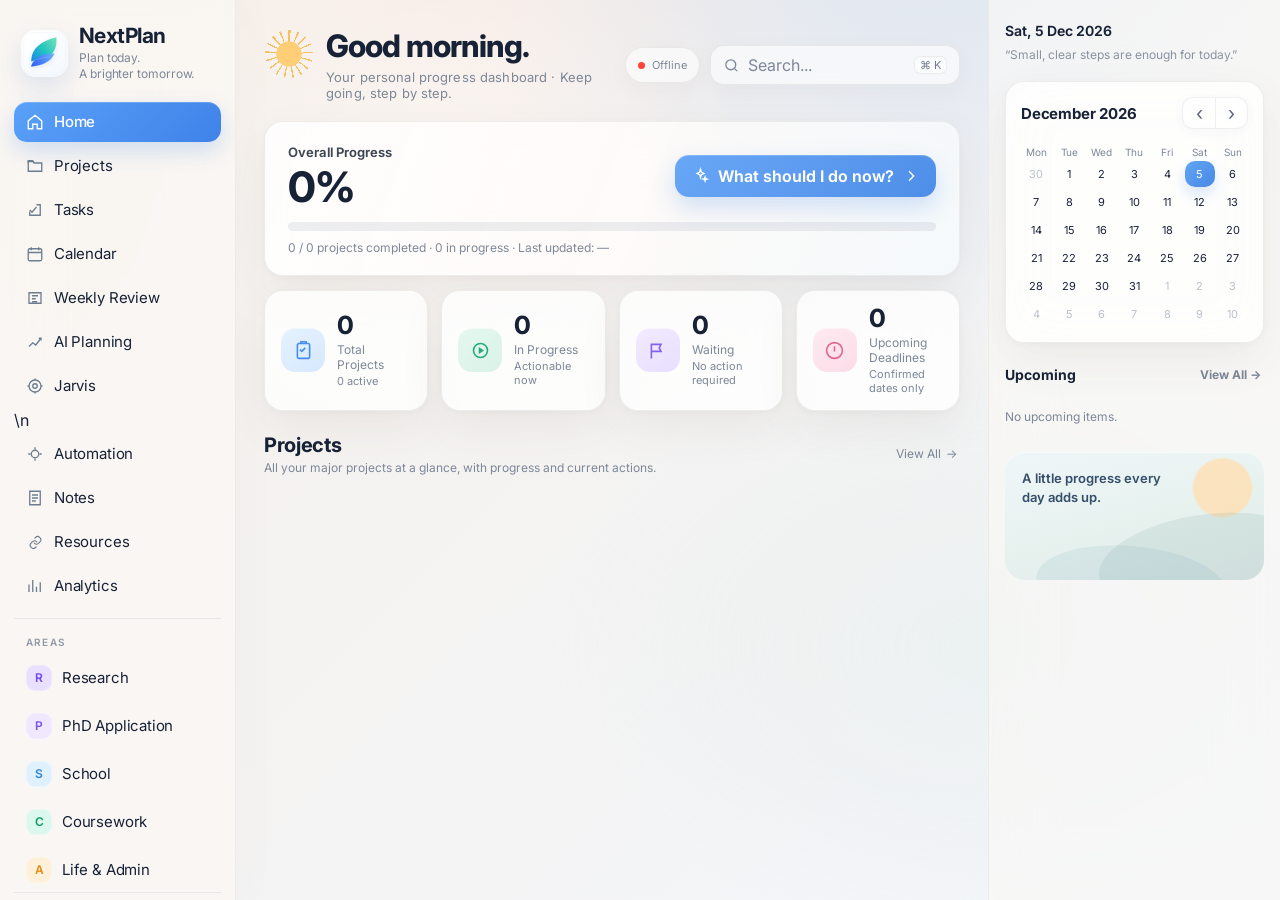
<file: index.html>
<!doctype html>
<html lang="en">
<head>
<!-- NEXTPLAN_PHASE_B_V1 -->
<!-- NEXTPLAN_PHASE_C_V1 -->
<!-- NEXTPLAN_PHASE_D_V1 -->
<meta charset="utf-8">
<meta name="viewport" content="width=device-width,initial-scale=1,viewport-fit=cover">
<meta name="theme-color" content="#f5f5f7">
<meta name="color-scheme" content="light dark">
<link rel="manifest" href="./manifest.webmanifest">
<link rel="icon" href="./icon.svg" type="image/svg+xml">
<link rel="preconnect" href="https://fonts.googleapis.com">
<link rel="preconnect" href="https://fonts.gstatic.com" crossorigin>
<link href="https://fonts.googleapis.com/css2?family=Inter:wght@400;500;600;700&display=swap" rel="stylesheet">
<link rel="stylesheet" href="./apple-web-v1.css?v=apple-web-v1">
<title>NextPlan</title>
<style>
:root{
  --bg:#f5f5f7;--glass:rgba(255,255,255,.72);--panel:#ffffff;--panel-soft:#fbfbfd;--text:#111318;--muted:#737b8c;
  --border:rgba(15,23,42,.08);--hairline:rgba(15,23,42,.06);--shadow:0 12px 35px rgba(27,31,43,.07);
  --blue:#3478f6;--blue2:#5b8cff;--green:#22b573;--purple:#8b5cf6;--pink:#ff4f91;--orange:#ff9f0a;--red:#ff453a;
  --sidebar:rgba(247,249,252,.88);--rightbar:rgba(248,250,253,.82);--chip:#f1f3f7;--input:#eef1f5;
}
html[data-theme="dark"]{
  --bg:#101216;--glass:rgba(26,29,35,.74);--panel:#1b1e24;--panel-soft:#20242b;--text:#f4f6f8;--muted:#9da5b4;
  --border:rgba(255,255,255,.08);--hairline:rgba(255,255,255,.06);--shadow:0 16px 40px rgba(0,0,0,.24);
  --sidebar:rgba(20,23,28,.9);--rightbar:rgba(20,23,28,.86);--chip:#292d35;--input:#272b33;
}
*{box-sizing:border-box}html,body{margin:0;min-height:100%;background:var(--bg);color:var(--text);font-family:"Inter",-apple-system,BlinkMacSystemFont,"SF Pro Text","SF Pro Display","Helvetica Neue","Segoe UI","PingFang SC","Microsoft YaHei",sans-serif}
body{min-height:100vh;overflow-x:hidden}button,input,select{font:inherit}button{cursor:pointer}svg{display:block}
.app-shell{min-height:100vh;display:grid;grid-template-columns:236px minmax(0,1fr) 292px;background:radial-gradient(circle at 36% -10%,rgba(76,139,245,.07),transparent 32%),radial-gradient(circle at 78% 0%,rgba(139,92,246,.05),transparent 25%),var(--bg)}
.sidebar{position:sticky;top:0;height:100vh;padding:20px 14px 18px;background:var(--sidebar);backdrop-filter:blur(24px);border-right:1px solid var(--hairline);display:flex;flex-direction:column;z-index:20}
.brand{display:flex;align-items:center;gap:11px;padding:4px 8px 18px}.brand-mark{width:42px;height:42px;border-radius:12px;box-shadow:0 7px 18px rgba(52,120,246,.22);overflow:hidden;flex:none}.brand h1{font-size:20px;letter-spacing:-.5px;margin:0;font-weight:700}.brand p{font-size:12px;color:var(--muted);margin:3px 0 0;line-height:1.3;font-weight:400;letter-spacing:-.01em}
.nav-group{display:grid;gap:4px}.nav-label{font-size:11px;text-transform:uppercase;letter-spacing:.09em;color:var(--muted);font-weight:600;padding:17px 11px 7px}.nav-btn{display:flex;align-items:center;gap:10px;border:0;background:transparent;color:var(--text);padding:9px 11px;border-radius:10px;font-size:16px;font-weight:400;line-height:1.25;letter-spacing:-.022em;text-align:left}.nav-btn svg{width:20px;height:20px;color:#667085;stroke-width:1.7}.nav-btn.active{background:linear-gradient(135deg,#3478f6,#4f85fa);color:#fff;box-shadow:0 7px 15px rgba(52,120,246,.18)}.nav-btn.active svg{color:#fff}.nav-btn:hover:not(.active){background:var(--chip)}
.area-dot{width:24px;height:24px;border-radius:8px;display:grid;place-items:center;font-size:12px;font-weight:700}.a-research{background:#e9e0ff;color:#7448ef}.a-phd{background:#efe8ff;color:#7b55e8}.a-school{background:#dff1ff;color:#3484ce}.a-career{background:#dcf8ee;color:#119966}.a-admin{background:#fff0d9;color:#e28a12}.a-life{background:#ffe2ee;color:#e84986}
.sidebar-footer{margin-top:auto}.settings-btn{width:100%;display:flex;gap:10px;align-items:center;border:0;background:transparent;color:var(--muted);padding:10px 11px;border-radius:10px;font-size:16px;font-weight:400;line-height:1.25;letter-spacing:-.022em}.settings-btn svg{width:20px;height:20px;stroke-width:1.7;color:#667085}.settings-btn:hover{background:var(--chip)}
.main{min-width:0;padding:28px 28px 46px}.topbar{display:flex;gap:20px;align-items:flex-start;justify-content:space-between;margin-bottom:18px}.hello h2{font-size:30px;letter-spacing:-.8px;margin:0;font-weight:760}.hello p{margin:4px 0 0;color:var(--muted);font-size:14px}.top-actions{display:flex;align-items:center;gap:9px}.sync-pill{cursor:pointer;height:34px;border:1px solid var(--border);background:var(--glass);backdrop-filter:blur(18px);border-radius:999px;padding:0 10px;display:flex;align-items:center;gap:7px;color:var(--muted);font-size:11px;white-space:nowrap}.sync-pill .sync-dot{width:7px;height:7px;border-radius:50%;background:#aab2bf}.sync-pill.synced .sync-dot{background:var(--green)}.sync-pill.syncing .sync-dot{background:var(--orange)}.sync-pill.error .sync-dot{background:var(--red)}.search-btn{height:38px;width:min(245px,30vw);border:1px solid var(--border);background:var(--glass);backdrop-filter:blur(18px);color:var(--muted);border-radius:13px;padding:0 12px;display:flex;align-items:center;gap:8px;box-shadow:0 2px 10px rgba(0,0,0,.025)}.search-btn span:first-of-type{overflow:hidden;white-space:nowrap;text-overflow:ellipsis}.kbd{margin-left:auto;font-size:11px;border:1px solid var(--border);background:var(--panel);border-radius:6px;padding:1px 5px;color:var(--muted)}
.card{background:var(--glass);backdrop-filter:blur(22px);border:1px solid var(--border);border-radius:18px;box-shadow:var(--shadow)}.hero{padding:21px 22px}.hero-row{display:flex;justify-content:space-between;gap:18px;align-items:center}.eyebrow{font-size:13px;font-weight:650}.hero-pct{font-size:41px;font-weight:760;letter-spacing:-1.2px;line-height:1;margin-top:6px}.primary{border:0;color:white;background:linear-gradient(135deg,#3478f6,#4d86fa);border-radius:13px;padding:11px 16px;font-weight:650;box-shadow:0 8px 18px rgba(52,120,246,.22);display:flex;align-items:center;gap:9px}.primary:hover{filter:brightness(.99)}
.progress-track{height:10px;border-radius:999px;background:#e9edf3;overflow:hidden;margin-top:14px}.progress-fill{height:100%;border-radius:999px;background:linear-gradient(90deg,#3478f6,#5a8df7);transition:width .28s ease}html[data-theme="dark"] .progress-track{background:#2b3038}.hero-meta{font-size:12px;color:var(--muted);margin-top:9px}
.stats{display:grid;grid-template-columns:repeat(4,1fr);gap:12px;margin:14px 0 22px}.stat{padding:15px;display:flex;gap:12px;align-items:center}.stat-icon{width:43px;height:43px;border-radius:13px;display:grid;place-items:center;flex:none}.stat-icon svg{width:21px;height:21px}.si-blue{background:#e2efff;color:#3478f6}.si-green{background:#def8ef;color:#1aa26b}.si-purple{background:#eee4ff;color:#7b48ef}.si-pink{background:#ffe3ef;color:#ee4a87}.stat-num{font-size:24px;font-weight:750;line-height:1}.stat-title{font-size:12px;color:var(--muted);margin-top:4px}.stat-sub{font-size:11px;color:var(--muted);margin-top:2px}
.section-head{display:flex;justify-content:space-between;gap:16px;align-items:center;margin-bottom:10px}.section-head h3{font-size:20px;margin:0;letter-spacing:-.35px}.section-head p{font-size:12px;color:var(--muted);margin:3px 0 0}.link-btn{border:0;background:transparent;color:var(--muted);font-size:12px;display:flex;align-items:center;gap:5px;padding:6px 3px}.link-btn:hover{color:var(--text)}
.project-grid{display:grid;grid-template-columns:repeat(3,minmax(0,1fr));gap:12px}.project-card{padding:15px;min-width:0;transition:transform .16s ease,box-shadow .16s ease}.project-card:hover{transform:translateY(-1px);box-shadow:0 15px 38px rgba(24,29,40,.09)}.pc-top{display:flex;align-items:flex-start;gap:10px}.pc-icon{width:36px;height:36px;border-radius:11px;display:grid;place-items:center;flex:none}.pc-icon svg{width:18px;height:18px}.pc-text{min-width:0;flex:1}.pc-title{font-size:14px;font-weight:690;white-space:nowrap;overflow:hidden;text-overflow:ellipsis}.pc-sub{font-size:11px;color:var(--muted);white-space:nowrap;overflow:hidden;text-overflow:ellipsis;margin-top:2px}.pc-pct{font-size:13px;font-weight:700;margin-left:auto}.mini-progress{height:6px;border-radius:999px;background:#ebeff4;overflow:hidden;margin-top:13px}.mini-progress span{display:block;height:100%;background:var(--blue);border-radius:999px}html[data-theme="dark"] .mini-progress{background:#2b3038}.pc-next{border-top:1px solid var(--hairline);margin-top:11px;padding-top:10px;font-size:11px;line-height:1.45;color:var(--muted);display:grid;grid-template-columns:18px 1fr;gap:5px}.pc-next b{color:var(--text);font-weight:630;display:block;margin-bottom:2px}.pc-next svg{width:14px;height:14px;margin-top:1px;color:#8993a3}.empty-project{cursor:pointer;width:100%;font:inherit;color:var(--muted);min-height:164px;border:1px dashed rgba(52,120,246,.22);border-radius:18px;display:grid;place-items:center;text-align:center;color:var(--muted);background:rgba(255,255,255,.28)}.empty-project .plus{font-size:30px;color:var(--blue);line-height:1}.empty-project b{display:block;color:var(--blue);font-size:13px;margin-top:4px}
.view{display:none}.view.active{display:block}.view-title{margin-bottom:18px}.view-title h2{font-size:28px;margin:0;letter-spacing:-.6px}.view-title p{color:var(--muted);font-size:13px;margin:4px 0 0}.toolbar{display:flex;gap:8px;flex-wrap:wrap;margin-bottom:14px}.select{appearance:none;-webkit-appearance:none;border:1px solid var(--border);background-color:var(--panel);color:var(--text);border-radius:12px;padding:9px 34px 9px 12px;background-image:linear-gradient(45deg,transparent 50%,var(--muted) 50%),linear-gradient(135deg,var(--muted) 50%,transparent 50%);background-position:calc(100% - 16px) 50%,calc(100% - 11px) 50%;background-size:5px 5px;background-repeat:no-repeat}.list-card{padding:0;overflow:hidden}.list-row{padding:15px 17px;border-top:1px solid var(--hairline);display:flex;gap:14px;align-items:flex-start}.list-row:first-child{border-top:0}.status-dot{width:9px;height:9px;border-radius:50%;margin-top:6px;flex:none}.sd-active{background:var(--blue)}.sd-waiting{background:var(--orange)}.sd-planned{background:#aab2bf}.sd-completed,.sd-done{background:var(--green)}.sd-blocked{background:var(--red)}.list-main{min-width:0;flex:1}.list-title{font-weight:670}.list-sub{font-size:12px;color:var(--muted);margin-top:3px}.list-meta{font-size:12px;color:var(--muted);text-align:right}.milestone-tags{display:flex;flex-wrap:wrap;gap:6px;margin-top:8px;line-height:1}.milestone-tags .priority{display:inline-flex;align-items:center;line-height:1.25;margin:0!important;padding:5px 8px;white-space:normal;vertical-align:middle}.task-grid{display:grid;gap:10px}.task-card{padding:15px 17px;display:grid;grid-template-columns:28px 1fr auto;gap:12px;align-items:start}.task-check{width:25px;height:25px;border-radius:8px;background:#e5efff;color:var(--blue);display:grid;place-items:center}.task-check svg{width:14px;height:14px}.task-title{font-weight:670}.task-desc{font-size:12px;color:var(--muted);margin-top:3px}.priority{font-size:11px;color:var(--muted);background:var(--chip);padding:4px 7px;border-radius:999px}
.calendar-layout{display:grid;grid-template-columns:minmax(0,1.4fr) minmax(250px,.6fr);gap:14px}.calendar-card{padding:18px}.cal-head{display:flex;justify-content:space-between;align-items:center;margin-bottom:14px}.cal-title{font-size:17px;font-weight:700}.cal-nav{display:flex;gap:6px}.round-btn{width:31px;height:31px;border-radius:10px;border:1px solid var(--border);background:var(--panel);color:var(--text);display:grid;place-items:center}.weekdays,.cal-grid{display:grid;grid-template-columns:repeat(7,1fr);gap:5px}.weekdays div{font-size:11px;color:var(--muted);text-align:center;padding:5px}.day{min-height:67px;border-radius:12px;padding:7px;font-size:12px;position:relative;border:1px solid transparent}.day.muted{color:#b6bdc8}.day.today{background:#edf4ff;border-color:#d8e8ff;color:#2f6fdc}html[data-theme="dark"] .day.today{background:#1e2c43;border-color:#28426b;color:#91b8ff}.day.has-event{background:var(--panel-soft)}.daynum{font-weight:620}.event-dots{display:flex;gap:3px;position:absolute;bottom:7px;left:7px}.event-dots span{width:5px;height:5px;border-radius:50%}.upcoming-list{display:grid;gap:8px}.upcoming-item{padding:12px;border-radius:13px;background:var(--panel-soft);display:grid;grid-template-columns:8px 1fr auto;gap:9px;align-items:center}.u-dot{width:8px;height:8px;border-radius:50%}.u-title{font-size:12px;font-weight:650}.u-date{font-size:11px;color:var(--muted);margin-top:1px}.u-right{font-size:11px;color:var(--muted)}.empty-state{padding:34px 20px;text-align:center;color:var(--muted)}.empty-state svg{width:36px;height:36px;margin:0 auto 8px;color:#a6aeba}.empty-state b{display:block;color:var(--text);font-size:14px;margin-bottom:4px}
.notes-grid,.resources-grid{display:grid;grid-template-columns:repeat(2,minmax(0,1fr));gap:12px}.note-card,.resource-card{padding:16px}.note-title,.resource-title{font-weight:690}.note-body,.resource-sub{font-size:12px;color:var(--muted);margin-top:6px;line-height:1.5}.note-meta{font-size:11px;color:var(--muted);margin-top:11px}.resource-card{display:flex;gap:12px;align-items:flex-start}.resource-icon{width:38px;height:38px;border-radius:11px;background:#e5efff;color:var(--blue);display:grid;place-items:center;flex:none}.resource-icon svg{width:18px;height:18px}.analytics-grid{display:grid;grid-template-columns:repeat(2,minmax(0,1fr));gap:12px}.analytics-card{padding:17px}.analytics-card h4{font-size:14px;margin:0 0 13px}.area-row{display:grid;grid-template-columns:92px 1fr 38px;gap:10px;align-items:center;margin:10px 0;font-size:12px}.area-track{height:7px;background:#e9edf3;border-radius:999px;overflow:hidden}.area-track span{height:100%;display:block;border-radius:999px;background:linear-gradient(90deg,#3478f6,#8b5cf6)}html[data-theme="dark"] .area-track{background:#2b3038}.metric-big{font-size:34px;font-weight:760;letter-spacing:-.8px}.metric-label{font-size:12px;color:var(--muted)}
.rightbar{position:sticky;top:0;height:100vh;padding:22px 15px 18px;background:var(--rightbar);backdrop-filter:blur(24px);border-left:1px solid var(--hairline);overflow:auto}.profile-row{display:flex;justify-content:flex-end;margin-bottom:18px}.avatar{width:38px;height:38px;border:0;border-radius:50%;display:grid;place-items:center;background:linear-gradient(135deg,#747f93,#9ca5b5);color:white;font-size:12px;font-weight:700}.today-date{font-size:14px;font-weight:650}.reflection{font-size:13px;color:var(--muted);font-style:italic;line-height:1.45;margin-top:7px}.side-card{background:var(--glass);border:1px solid var(--border);border-radius:17px;box-shadow:var(--shadow);padding:15px;margin-top:18px}.side-title{font-size:14px;font-weight:700;display:flex;align-items:center;justify-content:space-between}.mini-cal-head{display:flex;justify-content:space-between;align-items:center;margin-bottom:12px}.mini-week,.mini-days{display:grid;grid-template-columns:repeat(7,1fr);text-align:center;gap:2px}.mini-week div{font-size:10px;color:var(--muted);padding:3px}.mini-day{font-size:11px;padding:6px 0;border-radius:50%;position:relative}.mini-day.today{background:var(--blue);color:#fff}.mini-day.muted{color:#bbc2cc}.mini-day.has-event:not(.today)::after{content:"";width:4px;height:4px;background:var(--green);border-radius:50%;position:absolute;left:50%;transform:translateX(-50%);bottom:1px}.side-upcoming{margin-top:18px}.side-upcoming-list{display:grid;gap:0;margin-top:8px}.side-event{display:grid;grid-template-columns:8px 1fr auto;gap:9px;align-items:center;border-top:1px solid var(--hairline);padding:10px 0}.side-event:first-child{border-top:0}.side-event-title{font-size:12px;font-weight:650}.side-event-date,.side-event-right{font-size:10px;color:var(--muted)}.soft-quote{margin-top:18px;min-height:133px;border-radius:18px;padding:17px;background:linear-gradient(145deg,#eef3ff,#dfe9fa 58%,#cbdaf2);color:#27334d;position:relative;overflow:hidden}.soft-quote:before{content:"";position:absolute;width:170px;height:80px;background:rgba(104,136,191,.18);border-radius:50% 50% 0 0;right:-35px;bottom:-20px;transform:rotate(-8deg)}.soft-quote p{font-size:13px;line-height:1.45;font-weight:600;width:72%;margin:0;position:relative;z-index:1}
.modal{border:0;border-radius:20px;background:var(--panel);color:var(--text);padding:0;width:min(650px,calc(100vw - 28px));box-shadow:0 28px 90px rgba(0,0,0,.28)}.modal::backdrop{background:rgba(20,23,30,.34);backdrop-filter:blur(4px)}.modal-inner{padding:20px}.modal-title{font-size:19px;font-weight:730;margin:0 0 4px}.modal-sub{font-size:12px;color:var(--muted);margin-bottom:15px}.field{display:grid;gap:5px;margin-top:10px}.field label{font-size:11px;color:var(--muted);font-weight:600}.field input{border:1px solid var(--border);background:var(--input);color:var(--text);padding:10px 11px;border-radius:10px;outline:none}.field input:focus{border-color:rgba(52,120,246,.55);box-shadow:0 0 0 3px rgba(52,120,246,.11)}.modal-actions{display:flex;gap:8px;justify-content:flex-end;margin-top:16px}.secondary{border:1px solid var(--border);background:var(--panel);color:var(--text);border-radius:11px;padding:9px 12px}.danger{color:var(--red)}
.search-modal{width:min(720px,calc(100vw - 30px));align-self:start;margin-top:8vh}.search-input-wrap{display:flex;align-items:center;gap:8px;border-bottom:1px solid var(--hairline);padding:15px 18px}.search-input-wrap input{border:0;outline:0;background:transparent;color:var(--text);font-size:17px;width:100%}.search-results{max-height:58vh;overflow:auto;padding:8px}.search-result{padding:11px 12px;border-radius:11px;display:flex;gap:10px;align-items:flex-start}.search-result:hover{background:var(--chip)}.search-kind{font-size:10px;background:var(--chip);color:var(--muted);border-radius:6px;padding:2px 5px;flex:none;margin-top:2px}.search-result b{font-size:13px}.search-result p{font-size:11px;color:var(--muted);margin:3px 0 0}
.mobile-top{display:none}.scrim{display:none}
@media(max-width:1180px){.app-shell{grid-template-columns:210px minmax(0,1fr)}.rightbar{display:none}.project-grid{grid-template-columns:repeat(2,minmax(0,1fr))}.stats{grid-template-columns:repeat(2,1fr)}}
@media(max-width:820px){.app-shell{display:block}.sidebar{position:fixed;left:0;transform:translateX(-102%);width:250px;transition:transform .22s ease;box-shadow:20px 0 50px rgba(0,0,0,.12)}.sidebar.open{transform:translateX(0)}.scrim{position:fixed;inset:0;background:rgba(10,13,18,.25);z-index:15}.scrim.show{display:block}.main{padding:17px 15px 35px}.mobile-top{display:flex;justify-content:space-between;align-items:center;margin-bottom:15px}.mobile-brand{font-weight:730}.icon-button{border:0;background:var(--panel);color:var(--text);border-radius:10px;width:37px;height:37px;display:grid;place-items:center;box-shadow:var(--shadow)}.topbar{align-items:center}.hello h2{font-size:25px}.sync-pill{display:none}.search-btn{width:42px;padding:0;justify-content:center}.search-btn span,.search-btn .kbd{display:none}.project-grid,.notes-grid,.resources-grid,.analytics-grid,.calendar-layout{grid-template-columns:1fr}.stats{grid-template-columns:1fr 1fr}.hero-row{align-items:flex-start;flex-direction:column}.primary{width:100%;justify-content:center}.project-card{min-height:auto}}
@media(max-width:480px){.stats{grid-template-columns:1fr}.hello p{font-size:12px}.hello h2{font-size:23px}}





/* APPROVED SIDEBAR SPEC v4 START */
/* Final user-approved sidebar tuning: compact Apple-like proportions, 236px desktop width. */
.sidebar{
  width:236px;
  padding:18px 14px 14px;
  background:#fafbfc;
  font-family:-apple-system,BlinkMacSystemFont,"SF Pro Text","SF Pro Display","Inter","Helvetica Neue",Arial,sans-serif;
  overflow-y:auto;
  overscroll-behavior:contain;
  scrollbar-width:none;
}
.sidebar::-webkit-scrollbar{display:none}
html[data-theme="dark"] .sidebar{background:#0b1220}
.brand{
  gap:12px;
  padding:0 6px 16px;
  align-items:center;
}
.brand-mark{
  width:48px;
  height:48px;
  border-radius:14px;
  box-shadow:0 8px 20px rgba(67,97,238,.20);
  flex:0 0 48px;
}
.brand-mark img{width:48px;height:48px}
.brand h1{
  font-family:-apple-system,BlinkMacSystemFont,"SF Pro Display","SF Pro Text","Inter","Helvetica Neue",Arial,sans-serif;
  font-size:20px;
  line-height:24px;
  font-weight:700;
  letter-spacing:-.45px;
  color:#0f172a;
  white-space:nowrap;
}
.brand p{
  margin:2px 0 0;
  font-family:-apple-system,BlinkMacSystemFont,"SF Pro Text","Inter","Helvetica Neue",Arial,sans-serif;
  font-size:12px;
  line-height:16px;
  font-weight:400;
  letter-spacing:-.08px;
  color:#64748b;
  white-space:nowrap;
}
html[data-theme="dark"] .brand h1{color:#f8fafc}
html[data-theme="dark"] .brand p{color:#94a3b8}
.nav-group{gap:2px}
.nav-btn{
  min-height:40px;
  padding:8px 12px;
  gap:10px;
  border-radius:12px;
  font-family:-apple-system,BlinkMacSystemFont,"SF Pro Text","SF Pro Display","Inter","Helvetica Neue",Arial,sans-serif;
  font-size:15px;
  line-height:20px;
  font-weight:400;
  letter-spacing:-.16px;
  color:#0f172a;
}
.nav-btn > svg{
  width:18px;
  height:18px;
  flex:0 0 18px;
  color:#64748b;
  stroke-width:1.75;
}
.nav-btn[data-view="resources"] > svg{
  width:15px;
  height:15px;
  flex:0 0 15px;
  margin-left:1.5px;
  margin-right:1.5px;
  stroke-width:1.8;
}
.nav-btn.active{
  min-height:40px;
  color:#fff;
  font-weight:500;
  background:linear-gradient(135deg,#3b82f6 0%,#2563eb 100%);
  box-shadow:0 7px 16px rgba(37,99,235,.20);
}
.nav-btn.active > svg{color:#fff}
.nav-btn:hover:not(.active){background:#f1f5f9}
html[data-theme="dark"] .nav-btn{color:#f8fafc}
html[data-theme="dark"] .nav-btn > svg{color:#94a3b8}
html[data-theme="dark"] .nav-btn.active{background:#1e3a8a;color:#fff}
html[data-theme="dark"] .nav-btn.active > svg{color:#fff}
html[data-theme="dark"] .nav-btn:hover:not(.active){background:#111c2d}
.nav-label{
  margin:10px 0 0;
  padding:16px 12px 7px;
  border-top:1px solid #e2e8f0;
  font-family:-apple-system,BlinkMacSystemFont,"SF Pro Text","Inter","Helvetica Neue",Arial,sans-serif;
  font-size:11px;
  line-height:14px;
  font-weight:600;
  letter-spacing:.10em;
  color:#64748b;
}
html[data-theme="dark"] .nav-label{border-top-color:#233044;color:#94a3b8}
.area-dot{
  width:26px;
  height:26px;
  border-radius:8px;
  flex:0 0 26px;
  font-size:12px;
  line-height:26px;
  font-weight:600;
}
.sidebar-footer{
  margin-top:auto;
  padding-top:12px;
  border-top:1px solid #e2e8f0;
}
html[data-theme="dark"] .sidebar-footer{border-top-color:#233044}
.settings-btn{
  min-height:40px;
  padding:8px 12px;
  gap:10px;
  border-radius:12px;
  font-family:-apple-system,BlinkMacSystemFont,"SF Pro Text","Inter","Helvetica Neue",Arial,sans-serif;
  font-size:15px;
  line-height:20px;
  font-weight:400;
  letter-spacing:-.16px;
  color:#64748b;
}
.settings-btn svg{
  width:18px;
  height:18px;
  flex:0 0 18px;
  color:#64748b;
  stroke-width:1.75;
}
.settings-btn:hover{background:#f1f5f9}
html[data-theme="dark"] .settings-btn{color:#cbd5e1}
html[data-theme="dark"] .settings-btn svg{color:#cbd5e1}
html[data-theme="dark"] .settings-btn:hover{background:#111c2d}
@media(min-width:1181px){.app-shell{grid-template-columns:236px minmax(0,1fr) 292px}}
/* APPROVED SIDEBAR SPEC v4 END */


/* NEXTPLAN PHASE C */
.review-list{display:grid;gap:8px;margin-top:8px}.review-item{padding:9px 10px;border-radius:11px;background:var(--panel-soft);font-size:12px;line-height:1.45}.review-item b{display:block;color:var(--text);font-size:12px;margin-bottom:2px}.review-muted{color:var(--muted)}.knowledge-meta{display:flex;gap:6px;flex-wrap:wrap;margin-top:8px}.knowledge-chip{font-size:10px;border-radius:999px;background:var(--chip);color:var(--muted);padding:3px 7px}.resource-link{color:var(--blue);text-decoration:none;word-break:break-all}.resource-link:hover{text-decoration:underline}.search-result[data-palette-view]{cursor:pointer}.search-result[data-palette-view]:hover{background:var(--panel-soft)}.search-command{color:var(--blue);font-weight:700}.search-help{font-size:11px;color:var(--muted);padding:8px 4px 4px}


/* NEXTPLAN PHASE D */
.sev-critical{color:var(--red)}.sev-high{color:var(--orange)}.sev-medium{color:var(--blue)}.sev-normal{color:var(--green)}.rule-off{opacity:.58}.plan-score{font-size:20px;font-weight:760;letter-spacing:-.4px}.automation-summary{font-size:11px;color:var(--muted);margin-top:4px}


/* NEXTPLAN APPLE LAYOUT FIX v2 */
.hero:before{display:none!important}
#view-projects .list-card{
  display:block!important;
  padding:0!important;
  overflow:hidden!important;
  background:var(--apple-panel)!important;
  border:1px solid var(--apple-border)!important;
  border-radius:19px!important;
  box-shadow:var(--apple-shadow)!important;
  backdrop-filter:blur(26px) saturate(145%)!important;
  -webkit-backdrop-filter:blur(26px) saturate(145%)!important;
}
#view-projects .list-row{
  position:static!important;
  min-height:0!important;
  padding:15px 17px!important;
  border:0!important;
  border-top:1px solid rgba(91,104,122,.08)!important;
  border-radius:0!important;
  background:transparent!important;
  box-shadow:none!important;
  display:flex!important;
  gap:14px!important;
  align-items:flex-start!important;
  align-content:normal!important;
  backdrop-filter:none!important;
  -webkit-backdrop-filter:none!important;
}
#view-projects .list-row:first-child{border-top:0!important}
#view-projects .list-meta{margin-left:auto!important;text-align:right!important}
.task-check{align-self:center!important}


/* NEXTPLAN ICON FIX v1 */
.settings-btn svg{width:20px!important;height:20px!important;flex:0 0 20px!important;stroke-width:1.9!important}
.empty-resource-icon{width:28px!important;height:28px!important;color:#96a2b3!important;margin:0 auto 10px!important}


/* NEXTPLAN MINI CALENDAR NAV FIX v1 */
.mini-cal-head{
  display:flex!important;
  align-items:center!important;
  justify-content:space-between!important;
  gap:12px!important;
  margin-bottom:14px!important;
}
.mini-cal-head>.row{
  display:inline-flex!important;
  align-items:center!important;
  flex-wrap:nowrap!important;
  gap:0!important;
  overflow:hidden!important;
  border:1px solid rgba(105,117,135,.11)!important;
  border-radius:11px!important;
  background:rgba(255,255,255,.58)!important;
  box-shadow:0 3px 12px rgba(54,65,82,.045)!important;
}
.mini-cal-head .round-btn{
  width:32px!important;
  height:30px!important;
  min-width:32px!important;
  padding:0!important;
  border:0!important;
  border-radius:0!important;
  background:transparent!important;
  box-shadow:none!important;
  color:#596579!important;
  font-size:19px!important;
  line-height:1!important;
  display:grid!important;
  place-items:center!important;
}
.mini-cal-head .round-btn+.round-btn{
  border-left:1px solid rgba(105,117,135,.11)!important;
}
.mini-cal-head .round-btn:hover{
  background:rgba(75,143,247,.08)!important;
  color:var(--apple-blue)!important;
}
.mini-cal-head .side-title{
  font-size:15px!important;
  font-weight:700!important;
  letter-spacing:-.2px!important;
}
html[data-theme="dark"] .mini-cal-head>.row{
  background:rgba(45,51,62,.72)!important;
  border-color:rgba(255,255,255,.10)!important;
}
html[data-theme="dark"] .mini-cal-head .round-btn+.round-btn{
  border-left-color:rgba(255,255,255,.10)!important;
}


/* NEXTPLAN RIGHT RAIL AVATAR REMOVAL v1 */
.rightbar .profile-row{display:none!important;margin:0!important;padding:0!important}

</style>
</head>
<body>
<div class="scrim" id="scrim"></div>
<div class="app-shell">
<aside class="sidebar" id="sidebar">
  <div class="brand"><div class="brand-mark"><img src="./icon.svg" alt="" width="48" height="48"></div><div><h1>NextPlan</h1><p>Plan today.<br>A brighter tomorrow.</p></div></div>
  <nav class="nav-group" aria-label="Primary navigation">
    <button class="nav-btn active" data-view="home"><svg viewBox="0 0 24 24" fill="none" stroke="currentColor" stroke-width="1.8"><path d="M3 10.5 12 3l9 7.5V21h-6v-6H9v6H3z"/></svg>Home</button>
    <button class="nav-btn" data-view="projects"><svg viewBox="0 0 24 24" fill="none" stroke="currentColor" stroke-width="1.8"><path d="M3 6h6l2 2h10v11H3z"/><path d="M3 8V5h6l2 3"/></svg>Projects</button>
    <button class="nav-btn" data-view="tasks"><svg viewBox="0 0 24 24" fill="none" stroke="currentColor" stroke-width="1.8"><path d="m5 12 3 3 6-7"/><path d="M14 5h5v14H5v-5"/></svg>Tasks</button>
    <button class="nav-btn" data-view="calendar"><svg viewBox="0 0 24 24" fill="none" stroke="currentColor" stroke-width="1.8"><rect x="3" y="5" width="18" height="16" rx="2"/><path d="M7 3v4m10-4v4M3 10h18"/></svg>Calendar</button>
    <button class="nav-btn" data-view="review"><svg viewBox="0 0 24 24" fill="none" stroke="currentColor" stroke-width="1.8"><path d="M4 5h16v14H4z"/><path d="M8 9h8M8 13h5M8 17h7"/></svg>Weekly Review</button>
    <button class="nav-btn" data-view="planner"><svg viewBox="0 0 24 24" fill="none" stroke="currentColor" stroke-width="1.8"><path d="M4 18 9 13l4 3 7-9"/><path d="M17 7h3v3"/></svg>AI Planning</button>
    <a class="nav-btn" href="./jarvis.html" style="text-decoration:none" aria-label="打开 NextPlan Jarvis"><svg viewBox="0 0 24 24" fill="none" stroke="currentColor" stroke-width="1.8"><circle cx="12" cy="12" r="8"/><circle cx="12" cy="12" r="3"/><path d="M12 2v2m0 16v2M2 12h2m16 0h2"/></svg>Jarvis</a>\n    <button class="nav-btn" data-view="automation"><svg viewBox="0 0 24 24" fill="none" stroke="currentColor" stroke-width="1.8"><path d="M12 3v3m0 12v3M3 12h3m12 0h3"/><circle cx="12" cy="12" r="5"/></svg>Automation</button>
    <button class="nav-btn" data-view="notes"><svg viewBox="0 0 24 24" fill="none" stroke="currentColor" stroke-width="1.8"><path d="M5 3h14v18H5z"/><path d="M8 8h8M8 12h8M8 16h5"/></svg>Notes</button>
    <button class="nav-btn" data-view="resources"><svg viewBox="0 0 24 24" fill="none" stroke="currentColor" stroke-linecap="round" stroke-linejoin="round"><path d="M10 13a5 5 0 0 0 7.07.07l2-2A5 5 0 0 0 12 4l-1.15 1.15"/><path d="M14 11a5 5 0 0 0-7.07-.07l-2 2A5 5 0 0 0 12 20l1.15-1.15"/></svg>Resources</button>
    <button class="nav-btn" data-view="analytics"><svg viewBox="0 0 24 24" fill="none" stroke="currentColor" stroke-width="1.8"><path d="M4 20V10m5 10V4m5 16v-7m5 7V7"/></svg>Analytics</button>
  </nav>
  <div class="nav-label">Areas</div>
  <div class="nav-group">
    <button class="nav-btn area-filter" data-area="科研"><span class="area-dot a-research">R</span>Research</button>
    <button class="nav-btn area-filter" data-area="PhD"><span class="area-dot a-phd">P</span>PhD Application</button>
    <button class="nav-btn area-filter" data-area="学校"><span class="area-dot a-school">S</span>School</button>
    <button class="nav-btn area-filter" data-area="课程"><span class="area-dot a-career">C</span>Coursework</button>
    <button class="nav-btn area-filter" data-area="行政"><span class="area-dot a-admin">A</span>Life & Admin</button>
  </div>
  <div class="sidebar-footer"><button class="settings-btn" id="settingsNav"><svg viewBox="0 0 24 24" fill="none" stroke="currentColor" stroke-width="1.9" stroke-linecap="round" stroke-linejoin="round"><path d="M12 2.75v2.1m0 14.3v2.1M2.75 12h2.1m14.3 0h2.1M5.45 5.45l1.48 1.48m10.14 10.14 1.48 1.48M18.55 5.45l-1.48 1.48M6.93 17.07l-1.48 1.48"/><circle cx="12" cy="12" r="3.75"/></svg>Settings</button></div>
</aside>
<main class="main">
  <div class="mobile-top"><button class="icon-button" id="menuBtn" aria-label="Menu"><svg viewBox="0 0 24 24" fill="none" stroke="currentColor" stroke-width="1.8" width="19" height="19"><path d="M4 7h16M4 12h16M4 17h16"/></svg></button><div class="mobile-brand">NextPlan</div><button class="icon-button mobile-search" aria-label="Search"><svg viewBox="0 0 24 24" fill="none" stroke="currentColor" stroke-width="1.8" width="18" height="18"><circle cx="11" cy="11" r="7"/><path d="m20 20-4-4"/></svg></button></div>
  <header class="topbar"><div class="hello"><h2 id="greeting">Good evening.</h2><p>Your personal progress dashboard · Keep going, step by step.</p></div><div class="top-actions"><button class="sync-pill" id="syncPill" type="button" title="Refresh canonical NextPlan state"><span class="sync-dot"></span><span id="syncText">Loading</span></button><button class="search-btn" id="searchBtn"><svg viewBox="0 0 24 24" fill="none" stroke="currentColor" stroke-width="1.8" width="17" height="17"><circle cx="11" cy="11" r="7"/><path d="m20 20-4-4"/></svg><span>Search...</span><span class="kbd">⌘ K</span></button></div></header>
  <section class="view active" id="view-home">
    <div class="card hero"><div class="hero-row"><div><div class="eyebrow">Overall Progress</div><div class="hero-pct" id="overallPct">0%</div></div><button class="primary" id="nextActionBtn"><svg viewBox="0 0 24 24" fill="none" stroke="currentColor" stroke-width="1.8" width="17" height="17"><path d="m12 3 1.2 4.1L17 9l-3.8 1.8L12 15l-1.2-4.2L7 9l3.8-1.9z"/><path d="m18.5 14 .7 2.3 2.3.7-2.3.7-.7 2.3-.7-2.3-2.3-.7 2.3-.7z"/></svg>What should I do now?<svg viewBox="0 0 24 24" fill="none" stroke="currentColor" stroke-width="2" width="16" height="16"><path d="m9 5 7 7-7 7"/></svg></button></div><div class="progress-track"><div class="progress-fill" id="overallBar"></div></div><div class="hero-meta" id="overallMeta">Loading current state…</div></div>
    <div class="stats"><div class="card stat"><div class="stat-icon si-blue"><svg viewBox="0 0 24 24" fill="none" stroke="currentColor" stroke-width="1.8"><rect x="5" y="4" width="14" height="17" rx="2"/><path d="M9 4V2h6v2m-7 7 2 2 4-4"/></svg></div><div><div class="stat-num" id="statTotal">0</div><div class="stat-title">Total Projects</div><div class="stat-sub" id="statActive">0 active</div></div></div><div class="card stat"><div class="stat-icon si-green"><svg viewBox="0 0 24 24" fill="none" stroke="currentColor" stroke-width="1.8" stroke-linecap="round" stroke-linejoin="round"><circle cx="12" cy="12" r="8"/><path d="m10 8 6 4-6 4z" fill="currentColor" stroke="none"/></svg></div><div><div class="stat-num" id="statProgress">0</div><div class="stat-title">In Progress</div><div class="stat-sub">Actionable now</div></div></div><div class="card stat"><div class="stat-icon si-purple"><svg viewBox="0 0 24 24" fill="none" stroke="currentColor" stroke-width="1.8"><path d="M5 21V4m0 1h11l-2 4 2 4H5"/></svg></div><div><div class="stat-num" id="statWaiting">0</div><div class="stat-title">Waiting</div><div class="stat-sub">No action required</div></div></div><div class="card stat"><div class="stat-icon si-pink"><svg viewBox="0 0 24 24" fill="none" stroke="currentColor" stroke-width="1.8"><circle cx="12" cy="12" r="9"/><path d="M12 7v6m0 4h.01"/></svg></div><div><div class="stat-num" id="statDeadlines">0</div><div class="stat-title">Upcoming Deadlines</div><div class="stat-sub">Confirmed dates only</div></div></div></div>
    <div class="section-head"><div><h3>Projects</h3><p>All your major projects at a glance, with progress and current actions.</p></div><button class="link-btn" data-go="projects">View All <span>→</span></button></div><div class="project-grid" id="homeProjects"></div>
  </section>
  <section class="view" id="view-projects"><div class="view-title"><h2>Projects</h2><p>Long-term goals, status, milestones, and current actions.</p></div><div class="toolbar"><select class="select" id="projectAreaFilter"><option value="全部">All Areas</option><option value="科研">Research</option><option value="PhD">PhD</option><option value="学校">School</option><option value="课程">Coursework</option><option value="行政">Life & Admin</option></select><select class="select" id="projectStatusFilter"><option value="全部">All Statuses</option><option value="active">In Progress</option><option value="waiting">Waiting</option><option value="planned">Planned</option><option value="blocked">Blocked</option><option value="done">Completed</option></select></div><div class="list-card card" id="projectList"></div></section>
  <section class="view" id="view-tasks"><div class="view-title"><h2>Tasks</h2><p>Only shows actions you can move forward now. Waiting items stay out of your attention.</p></div><div class="task-grid" id="taskList"></div></section>
  <section class="view" id="view-calendar"><div class="view-title"><h2>Calendar</h2><p>Only confirmed dates are shown, so the calendar never creates false urgency.</p></div><div class="calendar-layout"><div class="card calendar-card"><div class="cal-head"><div class="cal-title" id="calTitle"></div><div class="cal-nav"><button class="round-btn" id="calPrev" aria-label="Previous month">‹</button><button class="round-btn" id="calNext" aria-label="Next month">›</button></div></div><div class="weekdays"><div>Mon</div><div>Tue</div><div>Wed</div><div>Thu</div><div>Fri</div><div>Sat</div><div>Sun</div></div><div class="cal-grid" id="calGrid"></div></div><div class="card calendar-card"><div class="section-head"><div><h3 style="font-size:16px">Upcoming</h3><p>Confirmed deadlines</p></div></div><div class="upcoming-list" id="calendarUpcoming"></div></div></div></section>
  <section class="view" id="view-review"><div class="view-title"><h2>Weekly Review</h2><p>Review movement, stalled work, waiting items, and time pressure across the past 7 days and next 14 days.</p></div><div class="analytics-grid" id="reviewMetrics"><div class="card analytics-card"><h4>Movement</h4><div class="metric-big" id="reviewEvents7">0</div><div class="metric-label">state changes in the last 7 days</div></div><div class="card analytics-card"><h4>Completions</h4><div class="metric-big" id="reviewCompletions">0</div><div class="metric-label">confirmed completion events</div></div><div class="card analytics-card"><h4>Waiting / Blocked</h4><div class="metric-big" id="reviewWaiting">0</div><div class="metric-label">projects requiring review, not immediate execution</div></div><div class="card analytics-card"><h4>Next 14 Days</h4><div class="metric-big" id="reviewUpcoming">0</div><div class="metric-label">confirmed calendar items and deadlines</div></div></div><div style="height:14px"></div><div class="analytics-grid"><div class="card analytics-card"><h4>Attention</h4><div id="reviewAttention" class="review-list"></div></div><div class="card analytics-card"><h4>Completed This Week</h4><div id="reviewCompleted" class="review-list"></div></div><div class="card analytics-card"><h4>Upcoming</h4><div id="reviewSchedule" class="review-list"></div></div><div class="card analytics-card"><h4>Review Prompt</h4><div id="reviewPrompt" class="review-list"></div></div></div></section>
  <section class="view" id="view-planner"><div class="view-title"><h2>AI Planning</h2><p>Builds explainable plans from confirmed NextPlan state. Recommendations never rewrite project facts automatically.</p></div><div class="analytics-grid"><div class="card analytics-card"><h4>Focus Now</h4><div id="plannerFocus" class="review-list"></div></div><div class="card analytics-card"><h4>Capacity</h4><div id="plannerCapacity" class="review-list"></div></div><div class="card analytics-card"><h4>Next 14 Days</h4><div id="plannerHorizon" class="review-list"></div></div><div class="card analytics-card"><h4>Planning Interventions</h4><div id="plannerInterventions" class="review-list"></div></div></div></section>
  <section class="view" id="view-automation"><div class="view-title"><h2>Automation</h2><p>Checks overdue items, preparation windows, stalled work, waiting follow-ups, and structural issues. By default, it recommends rather than rewrites.</p></div><div class="analytics-grid"><div class="card analytics-card"><h4>Rules</h4><div id="automationRules" class="review-list"></div></div><div class="card analytics-card"><h4>Latest Findings</h4><div id="automationFindings" class="review-list"></div></div><div class="card analytics-card"><h4>Last Run</h4><div id="automationMeta" class="review-list"></div></div><div class="card analytics-card"><h4>Safety</h4><div class="review-list"><div class="review-item"><b>Observe / recommend first</b><span class="review-muted">Automation may surface findings, but completion, deletion, new commitments and priority changes still require the normal confirmation protocol.</span></div></div></div></div></section>
  <section class="view" id="view-notes"><div class="view-title"><h2>Notes</h2><p>Idea ≠ Task. Keep useful conversation ideas here before they become executable work.</p></div><div class="notes-grid" id="notesGrid"></div></section>
  <section class="view" id="view-resources"><div class="view-title"><h2>Resources</h2><p>An index of important materials and entry points without copying sensitive file contents into NextPlan.</p></div><div class="resources-grid" id="resourcesGrid"></div></section>
  <section class="view" id="view-analytics"><div class="view-title"><h2>Analytics</h2><p>Not a KPI board. It answers whether the system is moving forward and where control is starting to slip.</p></div><div class="analytics-grid"><div class="card analytics-card"><h4>Progress by Area</h4><div id="areaProgress"></div></div><div class="card analytics-card"><h4>Movement</h4><div class="metric-big" id="events7">0</div><div class="metric-label">state changes · 7 days</div><div style="height:14px"></div><div class="metric-big" id="events30">0</div><div class="metric-label">state changes · 30 days</div><div style="height:14px"></div><div class="metric-big" id="completion30">0</div><div class="metric-label">completion events · 30 days</div></div><div class="card analytics-card"><h4>Execution Health</h4><div class="metric-big" id="nextActionCoverage">0%</div><div class="metric-label">active projects with a next action</div><div style="height:14px"></div><div class="metric-big" id="waitingCountAnalytics">0</div><div class="metric-label">waiting projects</div></div><div class="card analytics-card"><h4>Milestones</h4><div class="metric-big" id="milestoneDone">0</div><div class="metric-label" id="milestoneLabel">completed milestones</div></div><div class="card analytics-card"><h4>Time Pressure</h4><div class="metric-big" id="overdueCount">0</div><div class="metric-label">overdue deadlines</div><div style="height:14px"></div><div class="metric-big" id="upcoming14Count">0</div><div class="metric-label">items in the next 14 days</div></div><div class="card analytics-card"><h4>Knowledge Base</h4><div class="metric-big" id="knowledgeCount">0</div><div class="metric-label" id="knowledgeLabel">notes + resources</div></div><div class="card analytics-card"><h4>Stale Active Work</h4><div id="analyticsStale" class="review-list"></div></div><div class="card analytics-card"><h4>System</h4><div class="list-sub" id="analyticsUpdated">Last updated: —</div><div class="list-sub" style="margin-top:8px">Conversation-controlled central state</div><div class="list-sub" style="margin-top:8px">Waiting / blocked items excluded from Next Action</div></div></div></section>
</main>
<aside class="rightbar"><div class="today-date" id="sideDate">—</div><div class="reflection">“Small, clear steps are enough for today.”</div><div class="side-card"><div class="mini-cal-head"><div class="side-title" id="miniMonth">—</div><div class="row"><button class="round-btn" id="miniPrev">‹</button><button class="round-btn" id="miniNext">›</button></div></div><div class="mini-week"><div>Mon</div><div>Tue</div><div>Wed</div><div>Thu</div><div>Fri</div><div>Sat</div><div>Sun</div></div><div class="mini-days" id="miniDays"></div></div><div class="side-upcoming"><div class="side-title">Upcoming <button class="link-btn" data-go="calendar">View All →</button></div><div class="side-upcoming-list" id="sideUpcoming"></div></div><div class="soft-quote"><p id="softMessage">A little progress every day adds up.</p></div></aside>
</div>
<dialog class="modal" id="settingsDialog"><form method="dialog" id="settingsForm"><div class="modal-inner"><div class="modal-title">NextPlan Settings</div><div class="modal-sub">This dashboard reads the public canonical GitHub state automatically. No token is needed.</div><div class="field"><label>Repository</label><input id="repoInput" value="changxinjiresearch/LifeOS" readonly></div><div class="field"><label>Branch</label><input id="branchInput" value="main" readonly></div><div class="field"><label>State file</label><input id="pathInput" value="state.json" readonly></div><div class="field"><label>Legacy token (not used for read-only sync)</label><input id="tokenInput" type="password" autocomplete="off" readonly placeholder="Not required"></div><div class="modal-actions"><button class="secondary danger" type="button" id="clearTokenBtn">Clear Token</button><span style="flex:1"></span><button class="secondary" type="button" id="themeBtn">Toggle Appearance</button><button class="secondary" type="button" id="cancelSettings">Cancel</button><button class="primary" value="save">Save & Sync</button></div></div></form></dialog>
<dialog class="modal search-modal" id="searchDialog"><div class="search-input-wrap"><svg viewBox="0 0 24 24" fill="none" stroke="currentColor" stroke-width="1.8" width="20" height="20"><circle cx="11" cy="11" r="7"/><path d="m20 20-4-4"/></svg><input id="searchInput" placeholder="Search everything or type > command…" autocomplete="off"><button class="secondary" id="closeSearch">Esc</button></div><div class="search-results" id="searchResults"></div></dialog>
<dialog class="modal" id="nextDialog"><div class="modal-inner"><div class="modal-title">Do this now</div><div class="modal-sub">NextPlan recommends one current action based on priority, timing, preparation windows, and executability.</div><div id="nextDialogBody"></div><div class="modal-actions"><button class="secondary" id="pickAlternative">Pick something else</button><span style="flex:1"></span><button class="primary" id="closeNext">Got it</button></div></div></dialog>
<script>
(()=>{
const CACHE='clo-v3-cache', CFG='clo-v3-cfg', THEME='clo-v3-theme';
const EMPTY={schema_version:2,system:{name:'NextPlan',last_updated:null},projects:[],events:[],notes:[],resources:[],deadlines:[],calendar_events:[]};
let state=loadCache(),busy=false,syncTimer=null,currentView='home',calendarCursor=new Date(),miniCursor=new Date(),lastPickKey=null;
const $=id=>document.getElementById(id);
const icons={research:`<svg viewBox="0 0 24 24" fill="none" stroke="currentColor" stroke-width="1.8"><path d="M7 3h10v18H7z"/><path d="M9 7h6M9 11h6M9 15h4"/></svg>`,phd:`<svg viewBox="0 0 24 24" fill="none" stroke="currentColor" stroke-width="1.8"><path d="m3 10 9-5 9 5-9 5z"/><path d="M7 13v4c3 2 7 2 10 0v-4"/></svg>`,school:`<svg viewBox="0 0 24 24" fill="none" stroke="currentColor" stroke-width="1.8"><path d="M4 20h16M6 20V9h12v11M9 20v-5h6v5M3 9l9-6 9 6"/></svg>`,admin:`<svg viewBox="0 0 24 24" fill="none" stroke="currentColor" stroke-width="1.8"><path d="M4 21V8l8-5 8 5v13z"/><path d="M9 21v-6h6v6"/></svg>`};
function loadCache(){try{const x=JSON.parse(localStorage.getItem(CACHE));if(x&&Array.isArray(x.projects))return x}catch(e){}return structuredClone(EMPTY)}function saveCache(){localStorage.setItem(CACHE,JSON.stringify(state))}function getCfg(){try{return JSON.parse(localStorage.getItem(CFG))||{}}catch(e){return {}}}function saveCfg(c){localStorage.setItem(CFG,JSON.stringify(c))}function esc(s){return String(s??'').replace(/[&<>"']/g,m=>({'&':'&amp;','<':'&lt;','>':'&gt;','"':'&quot;',"'":'&#39;'}[m]))}
function statusLabel(s){return ({active:'In Progress',waiting:'Waiting',planned:'Planned',completed:'Completed',done:'Completed',blocked:'Blocked'})[s]||s}function priorityLabel(n){return n===3?'High Priority':n===2?'Medium Priority':'Low Priority'}function categoryLabel(c){return ({'科研':'Research','PhD':'PhD','学校':'School','课程':'Coursework','行政':'Life & Admin','其他':'Other'})[c]||c}function projectPct(p){if(p.status==='completed'||p.status==='done')return 100;const ms=p.milestones||[];if(!ms.length)return 0;return Math.round(ms.filter(m=>m.status==='completed'||m.status==='done').length/ms.length*100)}function overallPct(){const ps=(state.projects||[]).filter(p=>p.status!=='planned');if(!ps.length)return 0;const w=ps.reduce((s,p)=>s+(p.priority||1),0);return Math.round(ps.reduce((s,p)=>s+projectPct(p)*(p.priority||1),0)/w)}
function colorForCategory(c){return c==='科研'?['#e5efff','#3478f6']:c==='PhD'?['#f1e8ff','#7b48ef']:c==='学校'?['#e6f5ff','#3484ce']:c==='课程'?['#e6f8ef','#1aa26b']:['#fff0dc','#e28a12']}function iconForCategory(c){return c==='科研'?icons.research:c==='PhD'?icons.phd:c==='学校'?icons.school:c==='课程'?icons.school:icons.admin}function statusClass(s){return 'sd-'+(s==='completed'?'completed':s)}
function currentActionInfo(p){const ms=p.milestones||[],active=ms.filter(m=>m.status==='active'),planned=ms.filter(m=>m.status==='planned');if(p.status==='waiting')return{label:'Waiting',text:p.next_action||'Waiting for external input'};if(p.status==='blocked')return{label:'Blocked',text:p.next_action||'Waiting for the blocker to be resolved'};if(p.status==='completed'||p.status==='done')return{label:'Completed',text:'Project completed'};if(p.status==='planned')return{label:'Planned',text:p.next_action||planned[0]?.name||'Waiting to start'};if(active.length)return{label:'Current Action',text:active.map(m=>m.name).join(' · ')};return{label:'Current Action',text:p.next_action||planned[0]?.name||'No current action set'}}
function parseLocalDate(raw){if(!raw)return null;const m=String(raw).match(/^(\d{4})-(\d{2})-(\d{2})$/);if(m)return new Date(Number(m[1]),Number(m[2])-1,Number(m[3]));const d=new Date(raw);return Number.isNaN(d.getTime())?null:d}
function confirmedDeadlines(){const out=[];const add=(raw,base={})=>{const date=parseLocalDate(raw);if(!date)return;out.push({...base,date,raw})};(state.deadlines||[]).forEach(d=>{if(['event','meeting','appointment','presentation','reminder'].includes(String(d.kind||'')))return;add(d.date||d.due,{id:d.id,title:d.title||d.name||'Deadline',category:d.category||'',project_id:d.project_id,task_id:d.task_id,time:d.time||'',timezone:d.timezone||'',kind:'deadline',prep_days:d.prep_days})});(state.projects||[]).forEach(p=>{add(p.deadline||p.due,{id:'project-due-'+p.id,title:p.name,category:p.category,project_id:p.id,kind:'deadline',prep_days:p.prep_days});(p.milestones||[]).forEach(m=>add(m.deadline||m.due,{id:'task-due-'+p.id+'-'+m.id,title:m.name,category:p.category,project_id:p.id,task_id:m.id,kind:'deadline',prep_days:m.prep_days}))});const seen=new Set();return out.filter(x=>{const k=(x.id||'')+'|'+x.title+'|'+localISO(x.date);if(seen.has(k))return false;seen.add(k);return true}).sort((a,b)=>a.date-b.date||String(a.time||'').localeCompare(String(b.time||'')))}
function calendarEntries(){const out=confirmedDeadlines().map(x=>({...x,type:'deadline'}));const addEvent=e=>{const date=parseLocalDate(e.date||e.due);if(!date)return;out.push({id:e.id,title:e.title||e.name||'Event',date,time:e.time||'',timezone:e.timezone||'',kind:e.kind||'event',type:'calendar_event',category:e.category||'',project_id:e.project_id,task_id:e.task_id,prep_days:e.prep_days})};(state.calendar_events||[]).forEach(addEvent);(state.deadlines||[]).filter(d=>['event','meeting','appointment','presentation','reminder'].includes(String(d.kind||''))).forEach(addEvent);const seen=new Set();return out.filter(x=>{const k=(x.id||'')+'|'+x.title+'|'+localISO(x.date)+'|'+(x.time||'');if(seen.has(k))return false;seen.add(k);return true}).sort((a,b)=>a.date-b.date||String(a.time||'').localeCompare(String(b.time||'')))}
function renderGreeting(){const h=new Date().getHours();$('greeting').textContent=(h<12?'Good morning.':h<18?'Good afternoon.':'Good evening.')}function formatUpdated(s){if(!s)return '—';const d=new Date(s);return Number.isNaN(d)?s:d.toLocaleString([], {month:'short',day:'numeric',hour:'2-digit',minute:'2-digit'})}
function renderHome(){const ps=state.projects||[],ov=overallPct(),active=ps.filter(p=>p.status==='active').length,waiting=ps.filter(p=>p.status==='waiting').length,dl=confirmedDeadlines().filter(x=>x.date>=startOfToday()&&x.date<=new Date(Date.now()+30*86400000));$('overallPct').textContent=ov+'%';$('overallBar').style.width=ov+'%';$('overallMeta').textContent=`${ps.filter(p=>projectPct(p)===100).length} / ${ps.length} projects completed  ·  ${active} in progress  ·  Last updated: ${formatUpdated(state.system?.last_updated)}`;$('statTotal').textContent=ps.length;$('statActive').textContent=active+' active';$('statProgress').textContent=active;$('statWaiting').textContent=waiting;$('statDeadlines').textContent=dl.length;$('homeProjects').innerHTML=ps.map(projectCard).join('')}
function projectCard(p){const pc=projectPct(p),[bg,fg]=colorForCategory(p.category),action=currentActionInfo(p);return `<article class="card project-card"><div class="pc-top"><div class="pc-icon" style="background:${bg};color:${fg}">${iconForCategory(p.category)}</div><div class="pc-text"><div class="pc-title">${esc(p.name)}</div><div class="pc-sub">${esc(categoryLabel(p.category))} · ${priorityLabel(p.priority)} · ${statusLabel(p.status)}</div></div><div class="pc-pct">${pc}%</div></div><div class="mini-progress"><span style="width:${pc}%"></span></div><div class="pc-next"><svg viewBox="0 0 24 24" fill="none" stroke="currentColor" stroke-width="1.8"><rect x="5" y="4" width="14" height="16" rx="2"/><path d="M8 2v4m8-4v4M8 10h8"/></svg><div><b>${esc(action.label)}</b>${esc(action.text)}</div></div></article>`}
function renderProjects(){const area=$('projectAreaFilter').value,status=$('projectStatusFilter').value;const ps=(state.projects||[]).filter(p=>(area==='全部'||p.category===area)&&(status==='全部'||p.status===status));$('projectList').innerHTML=ps.length?ps.map(p=>{const action=currentActionInfo(p);return `<div class="list-row"><span class="status-dot ${statusClass(p.status)}"></span><div class="list-main"><div class="list-title">${esc(p.name)}</div><div class="list-sub"><b style="color:var(--text);font-weight:630">${esc(action.label)}: </b>${esc(action.text)}</div><div class="milestone-tags">${(p.milestones||[]).map(m=>`<span class="priority">${statusLabel(m.status)} · ${esc(m.name)}</span>`).join('')}</div></div><div class="list-meta"><b style="color:var(--text);font-size:16px">${projectPct(p)}%</b><br>${esc(categoryLabel(p.category))} · ${priorityLabel(p.priority)}</div></div>`}).join(''):`<div class="empty-state"><b>No projects match these filters</b>Try a different filter.</div>`}
function deadlineUrgency(days){if(days==null)return 0;if(days<=0)return 55;if(days===1)return 50;if(days===2)return 44;if(days===3)return 36;if(days<=7)return Math.max(12,30-(days-4)*4.5);if(days<=14)return Math.max(2,10-(days-8)*1.2);return 0}
function preparationBonus(days,prep){if(days==null||prep<=0||days<0||days>prep)return 0;return 10+16*((prep-days)/Math.max(1,prep))}
function activityBonuses(raw){if(!raw)return{continuity:0,neglect:0};const d=new Date(raw);if(Number.isNaN(d.getTime()))return{continuity:0,neglect:0};const age=Math.max(0,(Date.now()-d.getTime())/86400000);return{continuity:age<=1?8:age<=3?4:0,neglect:age<7?0:Math.min(12,2+(age-7)*.8)}}
function decisionSchedule(p,m){const list=[];confirmedDeadlines().forEach(d=>{if(m&&d.task_id&&String(d.task_id)===String(m.id))list.push(d);else if(d.project_id&&String(d.project_id)===String(p.id))list.push(d)});(state.calendar_events||[]).forEach(e=>{if(String(e.project_id||'')!==String(p.id)||!['presentation','meeting'].includes(String(e.kind||'')))return;const date=parseLocalDate(e.date);if(date)list.push({...e,date,type:'calendar_event'})});return list.sort((a,b)=>a.date-b.date)}
function decisionCandidates(){const out=[];(state.projects||[]).filter(p=>p.status==='active').forEach(p=>{const active=(p.milestones||[]).filter(m=>m.status==='active');const work=active.length?active:(p.next_action?[null]:[]);work.forEach(m=>{const pr=Math.max(1,Math.min(3,Number(p.priority)||1)),priority={1:20,2:35,3:50}[pr],sched=decisionSchedule(p,m),nearest=sched[0]||null,days=nearest?daysDiff(nearest.date):null,urgency=deadlineUrgency(days);let prep=m?.prep_days??p.prep_days??nearest?.prep_days;if(prep==null)prep=nearest?.kind==='presentation'?5:nearest?.type==='calendar_event'?1:3;prep=Math.max(0,Number(prep)||0);const preparation=preparationBonus(days,prep),ab=activityBonuses(m?.last_worked_at||p.last_worked_at),score=priority+urgency+preparation+ab.continuity+ab.neglect,reasons=[(pr===3?'High':pr===2?'Medium':'Low')+' priority'];if(days!=null){reasons.push(days<=0?'deadline is due or overdue':`deadline in ${days} day${days===1?'':'s'}`);if(preparation>0)reasons.push('preparation window active')}if(ab.continuity>0)reasons.push('continuity bonus');if(ab.neglect>0)reasons.push('long-term item has been neglected');out.push({key:p.id+'::'+(m?.id||'project'),project:p,name:m?.name||p.next_action||p.name,desc:p.next_action||'',priority:p.priority,score,deadlineDays:days,why:reasons.join(' · ')})})});return out.sort((a,b)=>b.score-a.score||String(a.project.name).localeCompare(String(b.project.name)))}
function chooseDecision(excludeKey=null){const pool=decisionCandidates().filter(x=>x.key!==excludeKey);if(!pool.length)return null;const top=pool[0],second=pool[1],det=(top.deadlineDays!=null&&top.deadlineDays<=2)||!second||top.score-second.score>=15;if(det)return{...top,mode:'deterministic',poolCount:pool.length};const near=pool.filter(x=>top.score-x.score<=12).slice(0,5),weights=near.map(x=>Math.exp((x.score-top.score)/6)),sum=weights.reduce((a,b)=>a+b,0);let r=Math.random()*sum;for(let i=0;i<near.length;i++){r-=weights[i];if(r<=0)return{...near[i],mode:'weighted-near-top',poolCount:pool.length}}return{...top,mode:'weighted-near-top',poolCount:pool.length}}
function actionableTasks(){return decisionCandidates()}
function renderTasks(){const ts=actionableTasks();$('taskList').innerHTML=ts.length?ts.map(t=>`<div class="card task-card"><div class="task-check"><svg viewBox="0 0 24 24" fill="none" stroke="currentColor" stroke-width="2"><path d="m7 12 3 3 7-7"/></svg></div><div><div class="task-title">${esc(t.name)}</div><div class="task-desc">${esc(t.project.name)} · ${esc(t.desc)}</div></div><div class="priority">${priorityLabel(t.priority)}</div></div>`).join(''):`<div class="card empty-state"><b>No actionable tasks right now</b>If everything else is Waiting, you can stop for today.</div>`}
function startOfToday(){const d=new Date();d.setHours(0,0,0,0);return d}function daysDiff(d){return Math.ceil((new Date(d.getFullYear(),d.getMonth(),d.getDate())-startOfToday())/86400000)}function deadlineColor(c){return c==='科研'?varColor('green'):c==='PhD'?varColor('purple'):c==='学校'?varColor('blue'):varColor('orange')}function varColor(name){return getComputedStyle(document.documentElement).getPropertyValue('--'+name).trim()||'#3478f6'}
function renderCalendar(cursor,gridId,titleId,mini=false){const y=cursor.getFullYear(),m=cursor.getMonth();if(titleId)$(titleId).textContent=new Intl.DateTimeFormat('en-AU',{month:'long',year:'numeric'}).format(cursor);const first=new Date(y,m,1),offset=(first.getDay()+6)%7,days=new Date(y,m+1,0).getDate(),prevDays=new Date(y,m,0).getDate(),entries=calendarEntries();let html='';for(let i=0;i<42;i++){let n,dm=m,dy=y,muted=false;if(i<offset){n=prevDays-offset+i+1;dm=m-1;muted=true}else if(i>=offset+days){n=i-(offset+days)+1;dm=m+1;muted=true}else n=i-offset+1;const date=new Date(dy,dm,n),iso=localISO(date),events=entries.filter(d=>localISO(d.date)===iso),today=localISO(new Date())===iso,title=events.map(e=>(e.time?e.time+' ':'')+e.title).join(', ');if(mini)html+=`<div class="mini-day ${muted?'muted ':''}${today?'today ':''}${events.length?'has-event':''}" title="${esc(title)}">${n}</div>`;else html+=`<div class="day ${muted?'muted ':''}${today?'today ':''}${events.length?'has-event':''}"><div class="daynum">${n}</div>${events.length?`<div style="font-size:9px;color:var(--muted);margin-top:5px;line-height:1.2">${esc((events[0].time?events[0].time+' ':'')+events[0].title)}</div><div class="event-dots">${events.slice(0,3).map(e=>`<span style="background:${deadlineColor(e.category)}"></span>`).join('')}</div>`:''}</div>`}$(gridId).innerHTML=html}
function localISO(d){const y=d.getFullYear(),m=String(d.getMonth()+1).padStart(2,'0'),day=String(d.getDate()).padStart(2,'0');return `${y}-${m}-${day}`}
function renderUpcoming(){const now=startOfToday(),all=calendarEntries().filter(x=>x.date>=now);const renderItem=(x,side=false)=>{const dd=daysDiff(x.date),right=dd===0?'Today':dd===1?'1 day':dd+' days',date=x.date.toLocaleDateString('en-AU',{weekday:'short',day:'numeric',month:'short',year:'numeric'})+(x.time?' · '+x.time:''),col=deadlineColor(x.category),kind=x.type==='deadline'?'Deadline':(x.kind||'Event');return side?`<div class="side-event"><span class="u-dot" style="background:${col}"></span><div><div class="side-event-title">${esc(x.title)}</div><div class="side-event-date">${esc(kind)} · ${date}</div></div><div class="side-event-right">${right}</div></div>`:`<div class="upcoming-item"><span class="u-dot" style="background:${col}"></span><div><div class="u-title">${esc(x.title)}</div><div class="u-date">${esc(kind)} · ${date}</div></div><div class="u-right">${right}</div></div>`};$('calendarUpcoming').innerHTML=all.length?all.slice(0,10).map(x=>renderItem(x,false)).join(''):`<div class="empty-state"><svg viewBox="0 0 24 24" fill="none" stroke="currentColor" stroke-width="1.7"><rect x="4" y="5" width="16" height="15" rx="2"/><path d="M8 3v4m8-4v4M4 10h16"/></svg><b>No calendar items yet</b>Confirmed meetings, presentations, and deadlines will appear here.</div>`;$('sideUpcoming').innerHTML=all.length?all.slice(0,4).map(x=>renderItem(x,true)).join(''):`<div class="list-sub" style="padding:10px 0">No upcoming items.</div>`}
function projectById(id){return (state.projects||[]).find(p=>String(p.id)===String(id))||null}
function stateEventDate(raw){const d=new Date(raw);return Number.isNaN(d.getTime())?null:d}
function completionEvent(e){const t=String(e.type||''),s=String(e.summary||'').toLowerCase();return t==='task_completed'||t==='milestone_completed'||(t==='milestone_status_changed'&&s.includes('completed'))}
function lastActivityMap(){const out={};(state.events||[]).forEach(e=>{const d=stateEventDate(e.at),pid=String(e.project_id||'');if(!d||!pid)return;if(!out[pid]||d>out[pid])out[pid]=d});return out}
function weeklyReviewData(){const now=new Date(),cut=new Date(now.getTime()-7*86400000),events=(state.events||[]).filter(e=>{const d=stateEventDate(e.at);return d&&d>=cut}),completed=events.filter(completionEvent),ps=state.projects||[],waiting=ps.filter(p=>p.status==='waiting'),blocked=ps.filter(p=>p.status==='blocked'),active=ps.filter(p=>p.status==='active'),activity=lastActivityMap(),stale=[],missing=[];active.forEach(p=>{const last=activity[String(p.id)],age=last?Math.floor((now-last)/86400000):null;if(age===null||age>=7)stale.push({p,age});const activeMs=(p.milestones||[]).filter(m=>m.status==='active');if(!String(p.next_action||'').trim()&&!activeMs.length)missing.push(p)});const entries=calendarEntries(),today=startOfToday(),upcoming=entries.filter(x=>{const d=daysDiff(x.date);return d>=0&&d<=14}),overdue=confirmedDeadlines().filter(x=>daysDiff(x.date)<0);return{events,completed,waiting,blocked,active,stale,missing,upcoming,overdue}}
function reviewItem(title,sub=''){return `<div class="review-item"><b>${esc(title)}</b>${sub?`<span class="review-muted">${esc(sub)}</span>`:''}</div>`}
function renderWeeklyReview(){const r=weeklyReviewData();$('reviewEvents7').textContent=r.events.length;$('reviewCompletions').textContent=r.completed.length;$('reviewWaiting').textContent=r.waiting.length+r.blocked.length;$('reviewUpcoming').textContent=r.upcoming.length;const attention=[];if(r.overdue.length)attention.push(reviewItem(`${r.overdue.length} overdue deadline(s)`,'Resolve or reschedule confirmed deadlines.'));if(r.blocked.length)attention.push(reviewItem(`${r.blocked.length} blocked project(s)`,r.blocked.map(p=>p.name).join(' · ')));if(r.stale.length)attention.push(reviewItem(`${r.stale.length} stale active project(s)`,r.stale.slice(0,4).map(x=>x.p.name+(x.age==null?' · no activity timestamp':` · ${x.age}d`)).join(' | ')));if(r.missing.length)attention.push(reviewItem(`${r.missing.length} project(s) missing a next action`,r.missing.map(p=>p.name).join(' · ')));$('reviewAttention').innerHTML=attention.length?attention.join(''):reviewItem('No structural warning detected','Continue the highest-scoring current action.');$('reviewCompleted').innerHTML=r.completed.length?r.completed.slice(0,6).map(e=>reviewItem(e.summary||'Completed',formatUpdated(e.at))).join(''):reviewItem('No completion recorded this week','Progress can still exist in active work; only confirmed completions appear here.');$('reviewSchedule').innerHTML=r.upcoming.length?r.upcoming.slice(0,7).map(x=>reviewItem((x.time?x.time+' ':'')+x.title,`${localISO(x.date)} · ${x.type==='deadline'?'Deadline':x.kind||'Event'}`)).join(''):reviewItem('No confirmed item in the next 14 days');const prompts=[];if(r.overdue.length)prompts.push('Resolve overdue deadlines before adding new commitments.');if(r.stale.length)prompts.push('Decide whether stale active projects should move, wait, or be paused.');if(r.waiting.length)prompts.push('Check whether any waiting item now has new information.');if(!prompts.length)prompts.push('Review the top current action and protect time for it.');$('reviewPrompt').innerHTML=prompts.map(x=>reviewItem(x)).join('')}
function analyticsData(){const now=Date.now(),ps=state.projects||[],events=state.events||[],e7=events.filter(e=>{const t=new Date(e.at).getTime();return Number.isFinite(t)&&t>=now-7*86400000}).length,e30=events.filter(e=>{const t=new Date(e.at).getTime();return Number.isFinite(t)&&t>=now-30*86400000}),c30=e30.filter(completionEvent).length,active=ps.filter(p=>p.status==='active'),coverage=active.length?Math.round(100*active.filter(p=>String(p.next_action||'').trim()).length/active.length):100,allMs=ps.flatMap(p=>p.milestones||[]),today=startOfToday(),overdue=confirmedDeadlines().filter(x=>x.date<today).length,up14=calendarEntries().filter(x=>{const d=daysDiff(x.date);return d>=0&&d<=14}).length,activity=lastActivityMap(),stale=active.map(p=>{const d=activity[String(p.id)];return{p,age:d?Math.floor((Date.now()-d)/86400000):null}}).filter(x=>x.age===null||x.age>=7).sort((a,b)=>(b.age??9999)-(a.age??9999));return{e7,e30:e30.length,c30,coverage,allMs,overdue,up14,stale}}
function searchIndex(){const rows=[];const add=(kind,title,sub,view,extra={})=>rows.push({kind,title:String(title||''),sub:String(sub||''),view,...extra});(state.projects||[]).forEach(p=>{add('Project',p.name,p.next_action||'','projects',{status:p.status,area:categoryLabel(p.category),project:p.name});(p.milestones||[]).forEach(m=>add('Task',m.name,p.name+' · '+statusLabel(m.status),'tasks',{status:m.status,area:categoryLabel(p.category),project:p.name}))});(state.notes||[]).forEach(n=>add('Note',n.title||'Note',n.body||n.text||'','notes',{area:n.category||'',project:projectById(n.project_id)?.name||''}));(state.resources||[]).forEach(r=>add('Resource',r.title||r.name||'Resource',r.description||r.location||'','resources',{area:r.type||'',project:projectById(r.project_id)?.name||''}));confirmedDeadlines().forEach(d=>add('Deadline',d.title,localISO(d.date)+(d.time?' · '+d.time:''),'calendar',{area:categoryLabel(d.category)||'',project:projectById(d.project_id)?.name||''}));(state.calendar_events||[]).forEach(e=>add('Calendar',e.title||e.name||'Event',(e.date||'')+(e.time?' · '+e.time:'')+' · '+(e.kind||'event'),'calendar',{area:categoryLabel(e.category)||'',project:projectById(e.project_id)?.name||''}));(state.events||[]).slice(0,100).forEach(e=>add('History',e.summary||e.type||'Event',e.at||'','review',{project:projectById(e.project_id)?.name||''}));return rows}
function parseSearchQuery(raw){const filters={},terms=[];String(raw||'').trim().split(/\s+/).filter(Boolean).forEach(t=>{const i=t.indexOf(':');if(i>0&&['kind','type','status','area','project'].includes(t.slice(0,i).toLowerCase()))filters[t.slice(0,i).toLowerCase()]=t.slice(i+1).toLowerCase();else terms.push(t.toLowerCase())});return{terms,filters}}
const paletteCommands=[['>home','Home','home'],['>projects','Projects','projects'],['>tasks','Tasks','tasks'],['>calendar','Calendar','calendar'],['>review','Weekly Review','review'],['>planner','AI Planning','planner'],['>automation','Automation','automation'],['>notes','Notes','notes'],['>resources','Resources','resources'],['>analytics','Analytics','analytics']];
function renderNotes(){const notes=state.notes||[];$('notesGrid').innerHTML=notes.length?notes.map(n=>{const p=projectById(n.project_id),tags=Array.isArray(n.tags)?n.tags:[],meta=[categoryLabel(n.category)||'Note',p?.name,n.updated_at?`Updated ${formatUpdated(n.updated_at)}`:n.at?formatUpdated(n.at):''].filter(Boolean).join(' · ');return `<div class="card note-card"><div class="note-title">${esc(n.title||'Note')}</div><div class="note-body">${esc(n.body||n.text||'')}</div><div class="note-meta">${esc(meta)}</div>${tags.length?`<div class="knowledge-meta">${tags.map(t=>`<span class="knowledge-chip">${esc(t)}</span>`).join('')}</div>`:''}</div>`}).join(''):`<div class="card empty-state" style="grid-column:1/-1"><svg viewBox="0 0 24 24" fill="none" stroke="currentColor" stroke-width="1.7"><path d="M5 3h14v18H5z"/><path d="M8 8h8M8 12h8"/></svg><b>No Notes yet</b>Ask ChatGPT to save an idea as a note. NextPlan will keep it as information, not a task.</div>`}
function renderResources(){const rs=state.resources||[];$('resourcesGrid').innerHTML=rs.length?rs.map(r=>{const p=projectById(r.project_id),tags=Array.isArray(r.tags)?r.tags:[],loc=String(r.location||''),safe=/^https?:\/\//i.test(loc),meta=[r.type||'resource',p?.name,r.updated_at?`Updated ${formatUpdated(r.updated_at)}`:r.at?formatUpdated(r.at):''].filter(Boolean).join(' · ');return `<div class="card resource-card"><div class="resource-icon"><svg viewBox="0 0 24 24" fill="none" stroke="currentColor" stroke-width="1.8"><path d="M7 3h8l4 4v14H7z"/><path d="M15 3v5h5"/></svg></div><div><div class="resource-title">${esc(r.title||r.name||'Resource')}</div><div class="resource-sub">${esc(r.description||'')}</div><div class="note-meta" style="margin-top:5px">${esc(meta)}</div><div style="margin-top:5px">${safe?`<a class="resource-link" href="${esc(loc)}" target="_blank" rel="noopener noreferrer">${esc(loc)}</a>`:`<span class="review-muted">${esc(loc)}</span>`}</div>${tags.length?`<div class="knowledge-meta">${tags.map(t=>`<span class="knowledge-chip">${esc(t)}</span>`).join('')}</div>`:''}</div></div>`}).join(''):`<div class="card empty-state" style="grid-column:1/-1"><svg class="empty-resource-icon" viewBox="0 0 24 24" fill="none" stroke="currentColor" stroke-width="1.65" stroke-linecap="round" stroke-linejoin="round"><path d="M9.5 14.5 8 16a3.5 3.5 0 0 1-5-5l3-3a3.5 3.5 0 0 1 5 0"/><path d="m14.5 9.5 1.5-1.5a3.5 3.5 0 0 1 5 5l-3 3a3.5 3.5 0 0 1-5 0"/><path d="m9 15 6-6"/></svg><b>No resources indexed yet</b>Ask ChatGPT to save a link as a resource. NextPlan stores a safe pointer without copying sensitive file contents.</div>`}
function renderAnalytics(){const ps=state.projects||[],cats=[...new Set(ps.map(p=>p.category))],a=analyticsData();$('areaProgress').innerHTML=cats.map(c=>{const arr=ps.filter(p=>p.category===c),avg=arr.length?Math.round(arr.reduce((s,p)=>s+projectPct(p),0)/arr.length):0;return `<div class="area-row"><span>${esc(categoryLabel(c))}</span><div class="area-track"><span style="width:${avg}%"></span></div><b>${avg}%</b></div>`}).join('');$('events7').textContent=a.e7;$('events30').textContent=a.e30;$('completion30').textContent=a.c30;$('nextActionCoverage').textContent=a.coverage+'%';$('waitingCountAnalytics').textContent=ps.filter(p=>p.status==='waiting').length;const done=a.allMs.filter(m=>m.status==='completed'||m.status==='done').length;$('milestoneDone').textContent=done;$('milestoneLabel').textContent=`completed of ${a.allMs.length} tracked milestones`;$('overdueCount').textContent=a.overdue;$('upcoming14Count').textContent=a.up14;const knowledge=(state.notes||[]).length+(state.resources||[]).length;$('knowledgeCount').textContent=knowledge;$('knowledgeLabel').textContent=`${(state.notes||[]).length} notes + ${(state.resources||[]).length} resources`;$('analyticsStale').innerHTML=a.stale.length?a.stale.slice(0,6).map(x=>reviewItem(x.p.name,x.age==null?'No activity timestamp':`${x.age} days since recorded activity`)).join(''):reviewItem('No active project is stale for 7+ days');$('analyticsUpdated').textContent='Last updated: '+formatUpdated(state.system?.last_updated)}
const defaultAutomationRulesUI=[
{id:'overdue-deadline',name:'Overdue deadlines',enabled:true},
{id:'preparation-window',name:'Preparation windows',enabled:true,threshold_days:5},
{id:'stale-active',name:'Stale active projects',enabled:true,threshold_days:7},
{id:'waiting-followup',name:'Waiting follow-up',enabled:true,threshold_days:7},
{id:'blocked-project',name:'Blocked projects',enabled:true},
{id:'missing-next-action',name:'Missing next action',enabled:true},
{id:'weekly-review',name:'Weekly review prompt',enabled:true,weekday:6}
];
function effectiveAutomationRulesUI(){const over=new Map((state.automation_rules||[]).map(r=>[String(r.id),r]));return defaultAutomationRulesUI.map(r=>({...r,...(over.get(r.id)||{})})).concat((state.automation_rules||[]).filter(r=>!defaultAutomationRulesUI.some(x=>x.id===r.id)))}
function plannerDataUI(){const r=weeklyReviewData(),focus=decisionCandidates()[0]||null,interventions=[];const add=(sev,title,reason)=>interventions.push({sev,title,reason});r.overdue.forEach(x=>add('critical',x.title,'Confirmed deadline is overdue.'));r.upcoming.filter(x=>daysDiff(x.date)<=5).forEach(x=>add(daysDiff(x.date)<=2?'high':'medium',x.title,`Confirmed commitment in ${daysDiff(x.date)} day(s); preparation window is active.`));r.blocked.forEach(p=>add('high',p.name,'Project is blocked; define an unblock condition.'));r.missing.forEach(p=>add('high',p.name,'Active project has no concrete next action.'));r.stale.forEach(x=>add('medium',x.p.name,x.age==null?'No recorded activity timestamp.':`No recorded movement for ${x.age} day(s).`));r.waiting.forEach(p=>{const activity=lastActivityMap()[String(p.id)],age=activity?Math.floor((Date.now()-activity)/86400000):null;if(age===null||age>=7)add('medium',p.name,`Waiting project has no recorded movement for ${age??'7+'} day(s).`)});if(!interventions.length&&focus)add('normal',focus.name,'No structural warning detected; continue the highest-scoring actionable work.');return{r,focus,interventions}}
function renderPlanner(){const d=plannerDataUI(),f=d.focus;$('plannerFocus').innerHTML=f?`<div class="review-item"><b>${esc(f.name)}</b><span class="review-muted">${esc(f.project.name)} · ${esc(f.why)}</span></div>`:reviewItem('No actionable focus','Waiting / blocked work is intentionally excluded.');$('plannerCapacity').innerHTML=[reviewItem(`${d.r.active.length} active project(s)`),reviewItem(`${d.r.waiting.length} waiting · ${d.r.blocked.length} blocked`),reviewItem(`${d.r.stale.length} stale active project(s)`) ].join('');$('plannerHorizon').innerHTML=d.r.upcoming.length?d.r.upcoming.slice(0,8).map(x=>reviewItem((x.time?x.time+' ':'')+x.title,`${localISO(x.date)} · ${daysDiff(x.date)} day(s)`)).join(''):reviewItem('No confirmed commitment in the next 14 days');$('plannerInterventions').innerHTML=d.interventions.length?d.interventions.slice(0,10).map(x=>`<div class="review-item"><b class="sev-${x.sev}">${esc(x.title)}</b><span class="review-muted">${esc(x.reason)}</span></div>`).join(''):reviewItem('No planning intervention required')}
function renderAutomation(){const rules=effectiveAutomationRulesUI(),feed=state.automation_feed||[],meta=state.automation_meta||{};$('automationRules').innerHTML=rules.map(r=>`<div class="review-item ${r.enabled===false?'rule-off':''}"><b>${esc(r.name||r.id)} · ${r.enabled===false?'Off':'On'}</b><span class="review-muted">${esc(r.id)}${r.threshold_days?` · ${r.threshold_days}d threshold`:''}</span></div>`).join('');$('automationFindings').innerHTML=feed.length?feed.slice(0,12).map(f=>`<div class="review-item"><b class="sev-${esc(f.severity||'normal')}">${esc(f.title||f.rule_id)}</b><span class="review-muted">${esc(f.reason||'')}</span></div>`).join(''):reviewItem('No persisted finding yet','The daily automation runner will refresh this feed; current planning remains available in AI Planning.');$('automationMeta').innerHTML=reviewItem(meta.last_run_at?'Last automation run':'No persisted run yet',meta.last_run_at?`${formatUpdated(meta.last_run_at)} · ${meta.finding_count||0} finding(s)`:'Daily scheduler is enabled.')}

function renderMiniSidebar(){const now=new Date();$('sideDate').textContent=now.toLocaleDateString('en-AU',{weekday:'short',day:'numeric',month:'short',year:'numeric'});const active=(state.projects||[]).filter(p=>p.status==='active').length,waiting=(state.projects||[]).filter(p=>p.status==='waiting').length;$('softMessage').textContent=active===0&&waiting>0?'Everything important is waiting. You can stop for today.':waiting>0?'Some things are moving even while you wait.':'A little progress every day adds up.';renderCalendar(miniCursor,'miniDays','miniMonth',true);renderUpcoming()}
function renderAll(){renderGreeting();renderHome();renderProjects();renderTasks();renderCalendar(calendarCursor,'calGrid','calTitle',false);renderWeeklyReview();renderPlanner();renderAutomation();renderNotes();renderResources();renderAnalytics();renderMiniSidebar()}
function showView(name){currentView=name;document.querySelectorAll('.view').forEach(v=>v.classList.toggle('active',v.id==='view-'+name));document.querySelectorAll('.nav-btn[data-view]').forEach(b=>b.classList.toggle('active',b.dataset.view===name));if(innerWidth<=820)closeSidebar();window.scrollTo({top:0,behavior:'smooth'})}
function pickNext(alternative=false){const exclude=alternative?lastPickKey:null,t=chooseDecision(exclude),dlg=$('nextDialog'),body=$('nextDialogBody'),alt=$('pickAlternative');if(!t){body.innerHTML=`<div class="empty-state"><b>No active work needs to move right now</b>Waiting and blocked projects are intentionally excluded.</div>`;lastPickKey=null;alt.style.display='none'}else{lastPickKey=t.key;const p=t.project,pc=projectPct(p),deadline=t.deadlineDays==null?'':(t.deadlineDays<=0?' · Due now':` · ${t.deadlineDays}d remaining`);body.innerHTML=`<div class="card" style="padding:16px;box-shadow:none"><div class="pc-top"><div class="pc-icon" style="background:${colorForCategory(p.category)[0]};color:${colorForCategory(p.category)[1]}">${iconForCategory(p.category)}</div><div class="pc-text"><div class="pc-title" style="font-size:16px">${esc(t.name)}</div><div class="pc-sub">${esc(p.name)} · ${priorityLabel(p.priority)}${deadline}</div></div></div><div class="next" style="margin-top:13px"><b>Why this?:</b> ${esc(t.why)}</div><div class="next" style="margin-top:9px"><b>Current action:</b> ${esc(p.next_action||t.name)}</div></div>`;alt.style.display=t.poolCount>1?'inline-flex':'none'}if(!dlg.open)dlg.showModal()}
function openSettings(){const c=getCfg();$('repoInput').value='changxinjiresearch/LifeOS';$('branchInput').value='main';$('pathInput').value='state.json';$('tokenInput').value=c.token||'';$('settingsDialog').showModal()}function apiPath(c){return `https://api.github.com/repos/${c.repo}/contents/${c.path.split('/').map(encodeURIComponent).join('/')}?ref=${encodeURIComponent(c.branch||'main')}`}function decode64(s){const bin=atob(s.replace(/\n/g,'')),bytes=Uint8Array.from(bin,c=>c.charCodeAt(0));return new TextDecoder().decode(bytes)}
const CANONICAL_STATE_RAW_URL='https://raw.githubusercontent.com/changxinjiresearch/LifeOS/main/state.json';
const CANONICAL_STATE_API_URL='https://api.github.com/repos/changxinjiresearch/LifeOS/contents/state.json?ref=main';
async function fetchCanonicalState(preferApi=false){
  // The GitHub Contents API is the authoritative user-requested refresh path.
  // Automatic polling uses Raw first to stay well below unauthenticated API rate limits.
  const cacheBuster=Date.now();
  const readApi=async()=>{
    const r=await fetch(CANONICAL_STATE_API_URL+'&np='+cacheBuster,{
      cache:'no-store',
      headers:{Accept:'application/vnd.github+json','X-GitHub-Api-Version':'2022-11-28'}
    });
    if(!r.ok)throw new Error('GitHub API '+r.status);
    const payload=await r.json();
    const data=JSON.parse(decode64(payload.content));
    if(!Array.isArray(data.projects))throw new Error('Invalid canonical state file');
    return data;
  };
  let apiError='';
  if(preferApi)try{return await readApi()}catch(e){apiError=String(e?.message||e)}
  try{
    const r=await fetch(CANONICAL_STATE_RAW_URL+'?np='+cacheBuster,{cache:'no-store'});
    if(!r.ok)throw new Error('GitHub Raw '+r.status);
    const data=await r.json();
    if(!Array.isArray(data.projects))throw new Error('Invalid canonical state file');
    return data;
  }catch(e){
    if(preferApi)throw new Error('Canonical state unavailable ('+apiError+'; Raw '+String(e?.message||e)+')');
    return await readApi();
  }
}
async function sync(preferApi=false){
  if(busy)return;
  busy=true;
  $('syncPill').className='sync-pill syncing';
  $('syncText').textContent='Syncing';
  try{
    const latest=await fetchCanonicalState(preferApi);
    state=latest;
    saveCache();
    renderAll();
    $('syncPill').className='sync-pill synced';
    $('syncText').textContent='Synced';
    $('syncPill').title='Canonical GitHub state · Updated '+(latest.system?.last_updated||'unknown')+' · Click to refresh';
  }catch(e){
    console.warn('NextPlan canonical sync failed:',e);
    $('syncPill').className='sync-pill error';
    $('syncText').textContent='Offline';
    $('syncPill').title='Cannot reach canonical GitHub state · Click to retry';
  }finally{busy=false}
}
function openSearch(){const dlg=$('searchDialog');dlg.showModal();setTimeout(()=>$('searchInput').focus(),20);renderSearch('')}function renderSearch(q){const raw=String(q||'').trim();if(raw.startsWith('>')){const needle=raw.toLowerCase();const cmds=paletteCommands.filter(c=>c[0].startsWith(needle)||c[1].toLowerCase().includes(needle.slice(1)));$('searchResults').innerHTML=cmds.length?`<div class="search-help">Commands</div>`+cmds.map(c=>`<div class="search-result" data-palette-view="${c[2]}"><span class="search-kind search-command">${esc(c[0])}</span><div><b>${esc(c[1])}</b><p>Open ${esc(c[1])}</p></div></div>`).join(''):`<div class="empty-state"><b>No command</b>Try &gt;review, &gt;calendar or &gt;analytics.</div>`;return}const {terms,filters}=parseSearchQuery(raw),rows=searchIndex().filter(r=>{const hay=[r.kind,r.title,r.sub,r.status||'',r.area||'',r.project||''].join(' ').toLowerCase();if(terms.some(t=>!hay.includes(t)))return false;if(filters.kind&&!r.kind.toLowerCase().includes(filters.kind))return false;if(filters.type&&!r.kind.toLowerCase().includes(filters.type))return false;if(filters.status&&String(r.status||'').toLowerCase()!==filters.status)return false;if(filters.area&&!String(r.area||'').toLowerCase().includes(filters.area))return false;if(filters.project&&!String(r.project||'').toLowerCase().includes(filters.project))return false;return true});$('searchResults').innerHTML=(raw?'<div class="search-help">Search projects, tasks, notes, resources, calendar and history · filters: kind:, status:, area:, project:</div>':'<div class="search-help">Type to search everything, or use &gt;review / &gt;calendar / &gt;analytics.</div>')+(rows.length?rows.slice(0,40).map(r=>`<div class="search-result" data-palette-view="${r.view}"><span class="search-kind">${esc(r.kind)}</span><div><b>${esc(r.title)}</b><p>${esc(r.sub)}</p></div></div>`).join(''):`<div class="empty-state"><b>No results</b>Try another keyword or remove a filter.</div>`)}
function toggleTheme(){const dark=document.documentElement.dataset.theme==='dark';document.documentElement.dataset.theme=dark?'light':'dark';localStorage.setItem(THEME,dark?'light':'dark');renderAll()}function openSidebar(){$('sidebar').classList.add('open');$('scrim').classList.add('show')}function closeSidebar(){$('sidebar').classList.remove('open');$('scrim').classList.remove('show')}
document.querySelectorAll('.nav-btn[data-view]').forEach(b=>b.addEventListener('click',()=>showView(b.dataset.view)));document.querySelectorAll('[data-go]').forEach(b=>b.addEventListener('click',()=>showView(b.dataset.go)));document.addEventListener('click',e=>{const target=e.target.closest('[data-go]');if(target&&target.closest('#homeProjects'))showView(target.dataset.go)});document.querySelectorAll('.area-filter').forEach(b=>b.addEventListener('click',()=>{$('projectAreaFilter').value=b.dataset.area;showView('projects');renderProjects()}));$('projectAreaFilter').onchange=renderProjects;$('projectStatusFilter').onchange=renderProjects;$('nextActionBtn').onclick=()=>pickNext(false);$('pickAlternative').onclick=()=>pickNext(true);$('closeNext').onclick=()=>$('nextDialog').close();$('settingsNav').onclick=openSettings;$('cancelSettings').onclick=()=>$('settingsDialog').close();$('themeBtn').onclick=toggleTheme;$('clearTokenBtn').onclick=()=>{const c=getCfg();delete c.token;saveCfg(c);$('tokenInput').value=''};
$('settingsForm').onsubmit=e=>{if(e.submitter?.value!=='save')return;e.preventDefault();const c={repo:$('repoInput').value.trim(),branch:$('branchInput').value.trim()||'main',path:$('pathInput').value.trim(),token:$('tokenInput').value.trim()};$('settingsDialog').close();sync()};$('searchBtn').onclick=openSearch;document.querySelectorAll('.mobile-search').forEach(b=>b.onclick=openSearch);$('closeSearch').onclick=()=>$('searchDialog').close();$('searchInput').oninput=e=>renderSearch(e.target.value);$('searchResults').onclick=e=>{const row=e.target.closest('[data-palette-view]');if(!row)return;$('searchDialog').close();showView(row.dataset.paletteView)};document.addEventListener('keydown',e=>{if((e.metaKey||e.ctrlKey)&&e.key.toLowerCase()==='k'){e.preventDefault();openSearch()}if(e.key==='Escape'&&$('searchDialog').open)$('searchDialog').close()});$('calPrev').onclick=()=>{calendarCursor=new Date(calendarCursor.getFullYear(),calendarCursor.getMonth()-1,1);renderCalendar(calendarCursor,'calGrid','calTitle',false)};$('calNext').onclick=()=>{calendarCursor=new Date(calendarCursor.getFullYear(),calendarCursor.getMonth()+1,1);renderCalendar(calendarCursor,'calGrid','calTitle',false)};$('miniPrev').onclick=()=>{miniCursor=new Date(miniCursor.getFullYear(),miniCursor.getMonth()-1,1);renderCalendar(miniCursor,'miniDays','miniMonth',true)};$('miniNext').onclick=()=>{miniCursor=new Date(miniCursor.getFullYear(),miniCursor.getMonth()+1,1);renderCalendar(miniCursor,'miniDays','miniMonth',true)};$('menuBtn').onclick=openSidebar;$('scrim').onclick=closeSidebar;
const th=localStorage.getItem(THEME)||'light';document.documentElement.dataset.theme=th;renderAll();$('syncPill').onclick=()=>sync(true);sync(true);syncTimer=setInterval(()=>sync(false),30000);if('serviceWorker' in navigator){window.addEventListener('load',()=>navigator.serviceWorker.register('./sw.js?v=canonical-sync-v2',{updateViaCache:'none'}).catch(()=>{}))}
})();
</script>
</body>
</html>
</file>
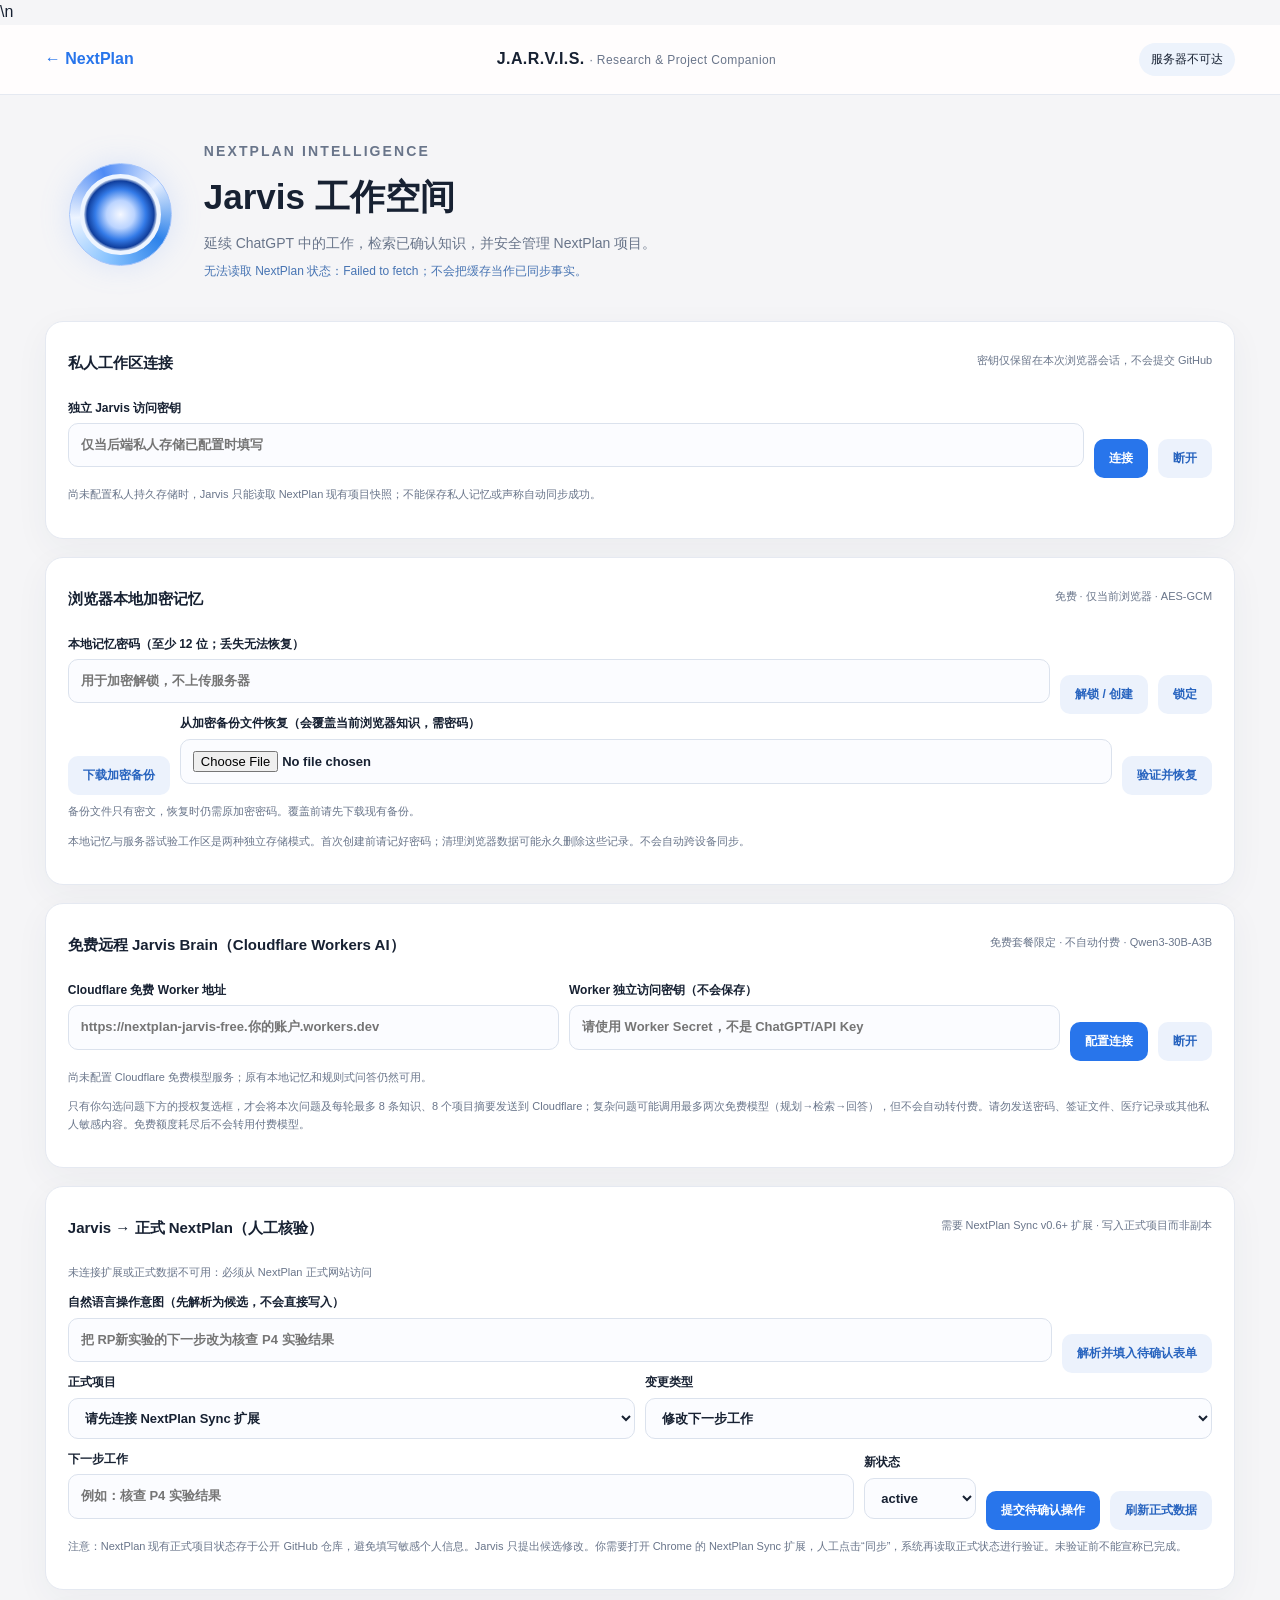
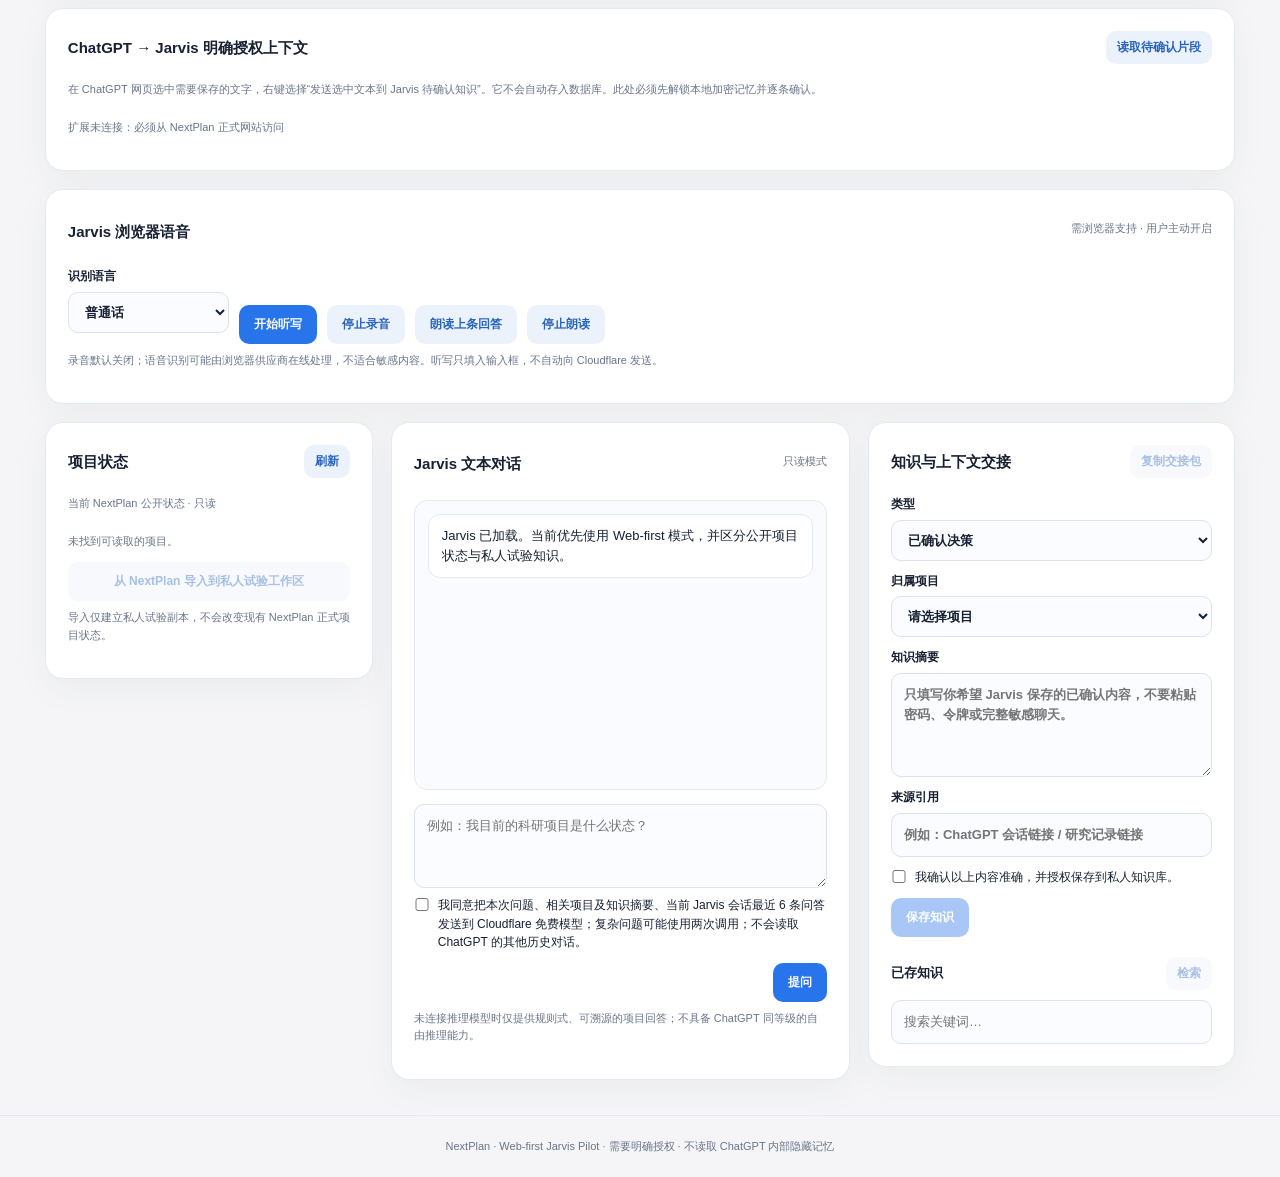
<file: jarvis.html>
<!doctype html>
<html lang="zh-CN">
<head>
<meta charset="utf-8">
<meta name="viewport" content="width=device-width, initial-scale=1">
<meta name="color-scheme" content="light dark">
<meta http-equiv="Content-Security-Policy" content="default-src 'self'; script-src 'self'; style-src 'self'; img-src 'self' data:; connect-src 'self' https://lifeos-production-89ce.up.railway.app https://raw.githubusercontent.com https://*.workers.dev; form-action 'none'; base-uri 'self'; object-src 'none'">
<title>NextPlan · Jarvis</title>
<link rel="icon" href="./icon.svg" type="image/svg+xml">
<link rel="stylesheet" href="./jarvis.css">
<script src="./jarvis-local.js" defer></script>\n<script src="./jarvis-free-remote.js" defer></script>
<script src="./jarvis-memory-ui.js" defer></script>
<script src="./jarvis-action-parse.js" defer></script>
<script src="./jarvis-bridge-ui.js" defer></script>
<script src="./jarvis-voice.js" defer></script>
<script src="./jarvis-client.js" defer></script>
</head>
<body>
<header class="bar">
  <a class="brand" href="./index.html">← NextPlan</a>
  <div class="bar-title">J.A.R.V.I.S. <span>· Research & Project Companion</span></div>
  <div class="status" id="connectionStatus">Checking…</div>
</header>
<main>
  <div class="hero">
    <div class="orb" aria-hidden="true"><div class="orb-inner"></div></div>
    <div>
      <p class="eyebrow">NEXTPLAN INTELLIGENCE</p>
      <h1>Jarvis 工作空间</h1>
      <p>延续 ChatGPT 中的工作，检索已确认知识，并安全管理 NextPlan 项目。</p>
      <p id="environmentNotice" class="notice" role="status">读取运行环境…</p>
    </div>
  </div>
  <section class="config panel" aria-labelledby="cfgTitle">
    <div class="sectionHead">
      <h2 id="cfgTitle">私人工作区连接</h2>
      <span class="small">密钥仅保留在本次浏览器会话，不会提交 GitHub</span>
    </div>
    <div class="inline">
      <label class="grow">独立 Jarvis 访问密钥 <input id="jarvisToken" type="password" autocomplete="off" spellcheck="false" placeholder="仅当后端私人存储已配置时填写"></label>
      <button id="connectButton" type="button">连接</button>
      <button id="disconnectButton" type="button" class="secondary">断开</button>
    </div>
    <p class="small">尚未配置私人持久存储时，Jarvis 只能读取 NextPlan 现有项目快照；不能保存私人记忆或声称自动同步成功。</p>
  </section>
  <section class="config panel" aria-labelledby="localTitle">
  <div class="sectionHead"><h2 id="localTitle">浏览器本地加密记忆</h2><span class="small">免费 · 仅当前浏览器 · AES-GCM</span></div>
  <div class="inline">
    <label class="grow">本地记忆密码（至少 12 位；丢失无法恢复）<input id="localPassphrase" type="password" autocomplete="off" placeholder="用于加密解锁，不上传服务器"></label>
    <button id="localUnlockButton" type="button" class="secondary">解锁 / 创建</button>
    <button id="localLockButton" type="button" class="secondary">锁定</button>
  </div>
  <div class="inline">
    <button id="jarvisMemoryBackup" type="button" class="secondary">下载加密备份</button>
    <label class="grow">从加密备份文件恢复（会覆盖当前浏览器知识，需密码）
      <input id="jarvisMemoryRestoreFile" type="file" accept=".json,application/json">
    </label>
    <button id="jarvisMemoryRestore" type="button" class="secondary">验证并恢复</button>
  </div>
  <p class="small" id="jarvisBackupStatus" role="status">备份文件只有密文，恢复时仍需原加密密码。覆盖前请先下载现有备份。</p>
  <p class="small" id="localStorageNotice">本地记忆与服务器试验工作区是两种独立存储模式。首次创建前请记好密码；清理浏览器数据可能永久删除这些记录。不会自动跨设备同步。</p>
</section>
<section class="config panel" aria-labelledby="freeModelTitle">
  <div class="sectionHead"><h2 id="freeModelTitle">免费远程 Jarvis Brain（Cloudflare Workers AI）</h2><span class="small">免费套餐限定 · 不自动付费 · Qwen3-30B-A3B</span></div>
  <div class="inline">
    <label class="grow">Cloudflare 免费 Worker 地址
      <input id="freeModelUrl" type="url" spellcheck="false" autocomplete="off" placeholder="https://nextplan-jarvis-free.你的账户.workers.dev">
    </label>
    <label class="grow">Worker 独立访问密钥（不会保存）
      <input id="freeModelToken" type="password" spellcheck="false" autocomplete="off" placeholder="请使用 Worker Secret，不是 ChatGPT/API Key">
    </label>
    <button id="freeConnect" type="button">配置连接</button>
    <button id="freeDisconnect" type="button" class="secondary">断开</button>
  </div>
  <p id="freeModelStatus" class="small" role="status">尚未配置 Cloudflare 免费模型服务；原有本地记忆和规则式问答仍然可用。</p>
  <p class="small">只有你勾选问题下方的授权复选框，才会将本次问题及每轮最多 8 条知识、8 个项目摘要发送到 Cloudflare；复杂问题可能调用最多两次免费模型（规划→检索→回答），但不会自动转付费。请勿发送密码、签证文件、医疗记录或其他私人敏感内容。免费额度耗尽后不会转用付费模型。</p>
</section>
<section class="config panel" aria-labelledby="actionTitle" id="jarvisActionPanel">
  <div class="sectionHead"><h2 id="actionTitle">Jarvis → 正式 NextPlan（人工核验）</h2><span class="small">需要 NextPlan Sync v0.6+ 扩展 · 写入正式项目而非副本</span></div>
  <p class="small" id="jarvisBridgeStatus" role="status">正在检查 NextPlan Sync 浏览器扩展…</p>
  <div class="inline">
    <label class="grow">自然语言操作意图（先解析为候选，不会直接写入）<input id="jarvisActionSentence" maxlength="500" placeholder="把 RP新实验的下一步改为核查 P4 实验结果"></label>
    <button id="jarvisActionParse" type="button" class="secondary">解析并填入待确认表单</button>
  </div>
  <form id="jarvisCanonicalForm">
    <div class="inline">
      <label class="grow">正式项目<select id="jarvisCanonicalProject" required><option value="">请先连接 NextPlan Sync 扩展</option></select></label>
      <label class="grow">变更类型<select id="jarvisCanonicalField"><option value="next_action">修改下一步工作</option><option value="status">修改项目状态</option></select></label>
    </div>
    <div class="inline">
      <label class="grow">下一步工作<input id="jarvisCanonicalNext" maxlength="500" placeholder="例如：核查 P4 实验结果"></label>
      <label>新状态<select id="jarvisCanonicalStatus"><option value="active">active</option><option value="planned">planned</option><option value="waiting">waiting</option><option value="blocked">blocked</option><option value="completed">completed</option></select></label>
      <button type="submit">提交待确认操作</button>
      <button type="button" class="secondary" id="jarvisCanonicalRefresh">刷新正式数据</button>
    </div>
  </form>
  <p class="small">注意：NextPlan 现有正式项目状态存于公开 GitHub 仓库，避免填写敏感个人信息。Jarvis 只提出候选修改。你需要打开 Chrome 的 NextPlan Sync 扩展，人工点击“同步”，系统再读取正式状态进行验证。未验证前不能宣称已完成。</p>
</section>
<section class="config panel" aria-labelledby="captureTitle">
  <div class="sectionHead"><h2 id="captureTitle">ChatGPT → Jarvis 明确授权上下文</h2>
  <button id="jarvisCaptureRefresh" type="button" class="secondary compact">读取待确认片段</button></div>
  <p class="small">在 ChatGPT 网页选中需要保存的文字，右键选择“发送选中文本到 Jarvis 待确认知识”。它不会自动存入数据库。此处必须先解锁本地加密记忆并逐条确认。</p>
  <div id="jarvisCaptureList" class="items" aria-live="polite"></div>
</section>
<section class="config panel" aria-labelledby="voiceTitle">
  <div class="sectionHead"><h2 id="voiceTitle">Jarvis 浏览器语音</h2><span class="small">需浏览器支持 · 用户主动开启</span></div>
  <div class="inline">
    <label>识别语言<select id="jarvisVoiceLanguage"><option value="zh-CN">普通话</option><option value="en-AU">English (Australia)</option></select></label>
    <button id="jarvisMicStart" type="button">开始听写</button>
    <button id="jarvisMicStop" type="button" class="secondary">停止录音</button>
    <button id="jarvisSpeakAnswer" type="button" class="secondary">朗读上条回答</button>
    <button id="jarvisStopSpeaking" type="button" class="secondary">停止朗读</button>
  </div>
  <p id="jarvisVoiceStatus" class="small" role="status">录音默认关闭；语音识别可能由浏览器供应商在线处理，不适合敏感内容。听写只填入输入框，不自动向 Cloudflare 发送。</p>
</section>
<div class="columns">
    <section class="panel" aria-labelledby="projectsTitle">
      <div class="sectionHead"><h2 id="projectsTitle">项目状态</h2><button type="button" id="refreshProjects" class="secondary compact">刷新</button></div>
      <p id="projectScope" class="small">正在读取…</p>
      <div id="projectList" class="items" aria-live="polite"></div>
      <button id="bootstrapButton" type="button" class="secondary full" disabled>从 NextPlan 导入到私人试验工作区</button>
      <p class="small">导入仅建立私人试验副本，不会改变现有 NextPlan 正式项目状态。</p>
    </section>
    <section class="panel" aria-labelledby="askTitle">
      <div class="sectionHead"><h2 id="askTitle">Jarvis 文本对话</h2><span class="small" id="brainMode">只读模式</span></div>
      <div id="conversation" class="conversation" aria-live="polite"></div>
      <form id="askForm">
        <label class="sr-only" for="question">向 Jarvis 提问</label>
        <textarea id="question" maxlength="1000" rows="3" required placeholder="例如：我目前的科研项目是什么状态？"></textarea>
        <label class="check"><input type="checkbox" id="modelConsent"> 我同意把本次问题、相关项目及知识摘要、当前 Jarvis 会话最近 6 条问答发送到 Cloudflare 免费模型；复杂问题可能使用两次调用；不会读取 ChatGPT 的其他历史对话。</label>
        <div class="inline end"><button type="submit">提问</button></div>
      </form>
      <p class="small">未连接推理模型时仅提供规则式、可溯源的项目回答；不具备 ChatGPT 同等级的自由推理能力。</p>
    </section>
    <section class="panel" aria-labelledby="knowledgeTitle">
      <div class="sectionHead"><h2 id="knowledgeTitle">知识与上下文交接</h2><button id="copyBundle" type="button" class="secondary compact" disabled>复制交接包</button></div>
      <form id="knowledgeForm">
        <label>类型 <select id="knowledgeType"><option value="decision">已确认决策</option><option value="observation">观察结果</option><option value="hypothesis">研究假设</option><option value="preference">偏好</option><option value="handoff">工作交接</option></select></label>
        <label>归属项目 <select id="knowledgeProject" required><option value="">请选择项目</option></select></label>
        <label>知识摘要 <textarea id="knowledgeSummary" maxlength="1800" rows="4" required placeholder="只填写你希望 Jarvis 保存的已确认内容，不要粘贴密码、令牌或完整敏感聊天。"></textarea></label>
        <label>来源引用 <input id="knowledgeSource" maxlength="500" required placeholder="例如：ChatGPT 会话链接 / 研究记录链接"></label>
        <label class="check"><input id="knowledgeConfirm" type="checkbox" required>我确认以上内容准确，并授权保存到私人知识库。</label>
        <button type="submit" id="saveKnowledge" disabled>保存知识</button>
      </form>
      <div class="sectionHead lower"><h3>已存知识</h3><button id="refreshKnowledge" type="button" class="secondary compact" disabled>检索</button></div>
      <label class="sr-only" for="knowledgeQuery">搜索知识</label>
      <input id="knowledgeQuery" placeholder="搜索关键词…" maxlength="200">
      <div id="knowledgeList" class="items" aria-live="polite"></div>
    </section>
  </div>
</main>
<footer>NextPlan · Web-first Jarvis Pilot · 需要明确授权 · 不读取 ChatGPT 内部隐藏记忆</footer>
</body>
</html>
</file>
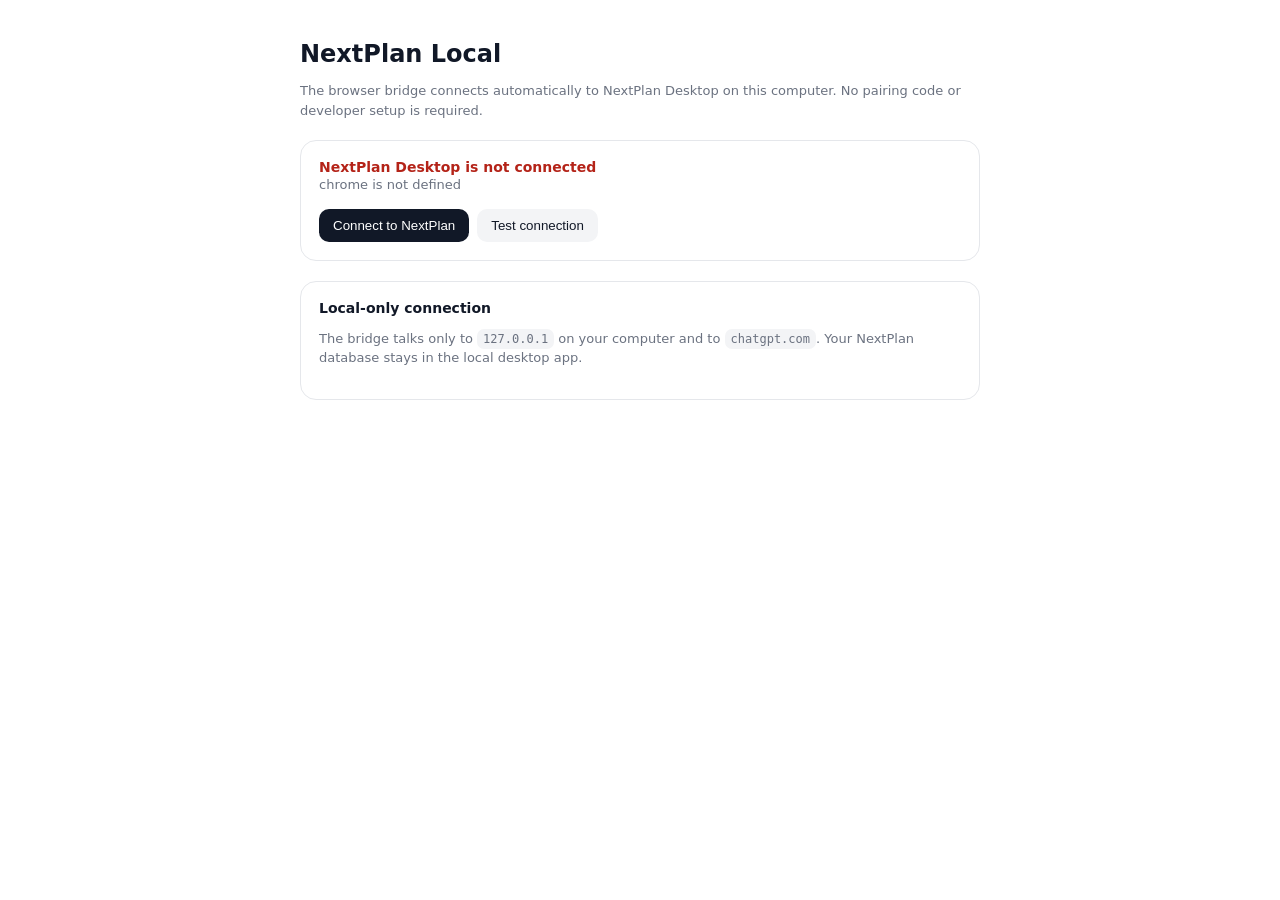
<file: chrome_extension_local/options.html>
<!doctype html>
<meta charset="utf-8"><title>NextPlan Local Settings</title><style>body{font-family:system-ui,-apple-system,"Segoe UI",sans-serif;max-width:680px;margin:40px auto;padding:0 20px;color:#111827}h1{font-size:24px;margin-bottom:6px}.card{border:1px solid #e5e7eb;border-radius:16px;padding:18px;margin-top:20px}.muted{color:#6b7280;font-size:13px;line-height:1.5}.ok{color:#087a55}.bad{color:#b42318}.status{font-weight:650;font-size:14px}button{margin-top:14px;border:0;border-radius:10px;padding:9px 14px;background:#111827;color:white;cursor:pointer}.secondary{background:#f3f4f6;color:#111827;margin-left:8px}code{font-family:ui-monospace,SFMono-Regular,Menlo,monospace;font-size:12px;background:#f3f4f6;border-radius:7px;padding:3px 6px}</style><h1>NextPlan Local</h1><p class="muted">The browser bridge connects automatically to NextPlan Desktop on this computer. No pairing code or developer setup is required.</p><div class="card"><div class="status" id="status">Checking connection…</div><div class="muted" id="detail">Open NextPlan Desktop to connect.</div><button id="connect">Connect to NextPlan</button><button id="test" class="secondary">Test connection</button></div><div class="card"><div class="status">Local-only connection</div><p class="muted">The bridge talks only to <code>127.0.0.1</code> on your computer and to <code>chatgpt.com</code>. Your NextPlan database stays in the local desktop app.</p></div><p id="result" class="muted"></p><script src="options.js"></script>
</file>
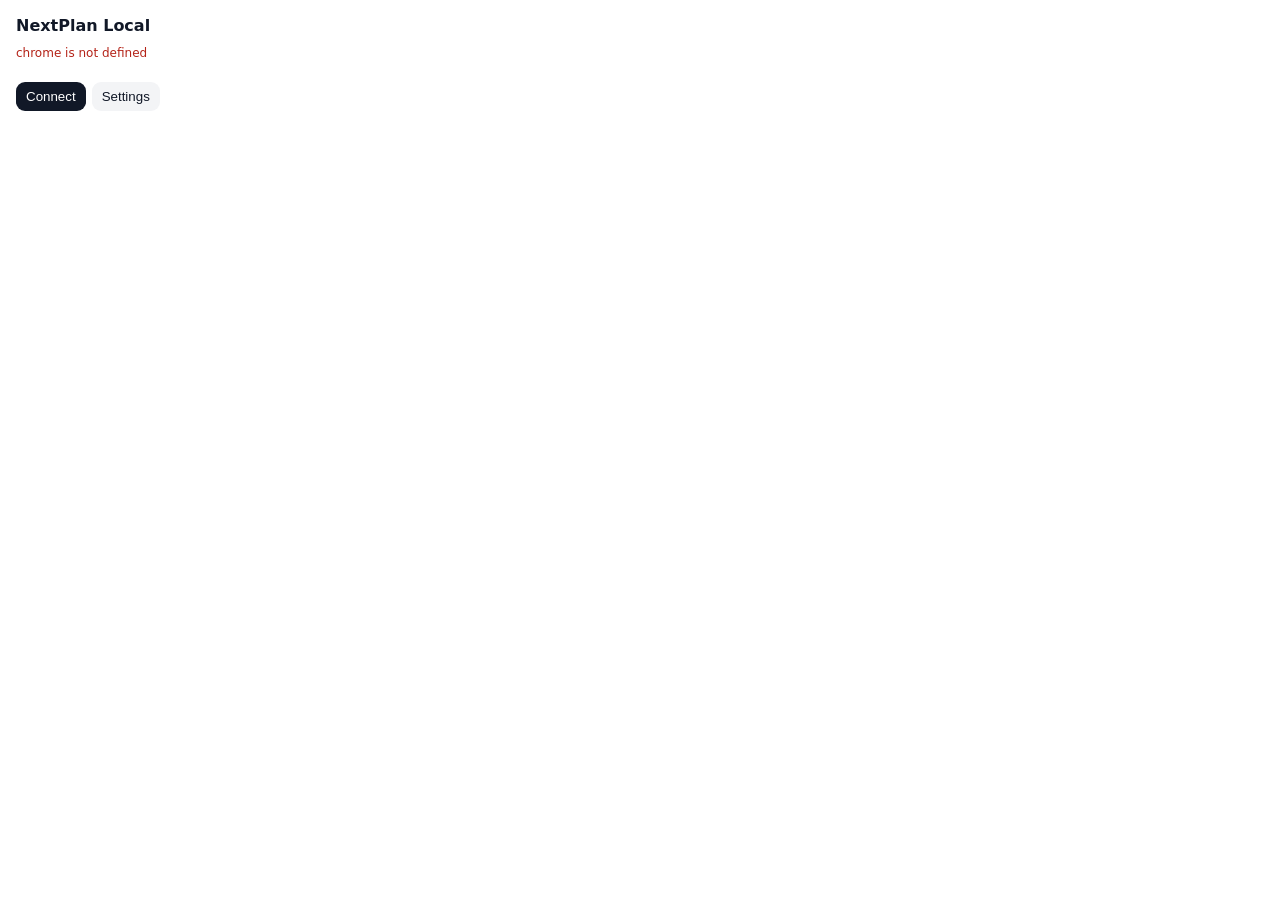
<file: chrome_extension_local/popup.html>
<!doctype html>
<meta charset="utf-8">
<title>NextPlan Local</title>
<style>body{font-family:system-ui,-apple-system,"Segoe UI",sans-serif;width:340px;margin:0;padding:16px;color:#111827}h1{font-size:16px;margin:0 0 10px}.muted{color:#6b7280;font-size:12px;line-height:1.45}.item{border:1px solid #e5e7eb;border-radius:12px;padding:10px;margin-top:10px}.label{font-size:13px;font-weight:650}.meta{font-size:11px;color:#6b7280;margin-top:4px}button{border:0;border-radius:9px;padding:7px 10px;margin:8px 6px 0 0;cursor:pointer}.apply,.connect{background:#111827;color:white}.ignore,.settings{background:#f3f4f6;color:#111827}.ok{color:#087a55}.warn{color:#a35400}.bad{color:#b42318}</style>
<h1>NextPlan Local</h1><div id="status" class="muted">Checking…</div><div id="items"></div><div style="margin-top:12px"><button id="connect" class="connect">Connect</button><button id="settings" class="settings">Settings</button></div><script src="popup.js"></script>
</file>
<file: apple-web-v1.css>
/* NextPlan Web — Apple-style visual layer. Web only. No behavior changes. */
:root{
  --apple-bg:#f6f1eb;
  --apple-bg-2:#f3f6fb;
  --apple-panel:rgba(255,255,255,.78);
  --apple-panel-solid:#fffdfb;
  --apple-panel-soft:rgba(255,255,255,.58);
  --apple-border:rgba(93,86,79,.10);
  --apple-border-strong:rgba(93,86,79,.15);
  --apple-text:#182237;
  --apple-muted:#7d8798;
  --apple-blue:#4b8ff7;
  --apple-blue-2:#73a7f8;
  --apple-green:#35ba88;
  --apple-purple:#8b6df6;
  --apple-pink:#ef7ea7;
  --apple-orange:#f2a84a;
  --apple-red:#ef6b67;
  --apple-shadow:0 18px 45px rgba(82,69,58,.07),0 2px 10px rgba(82,69,58,.035);
  --apple-shadow-soft:0 10px 30px rgba(82,69,58,.055);
}
html[data-theme="dark"]{
  --apple-bg:#11151b;
  --apple-bg-2:#171c24;
  --apple-panel:rgba(31,36,45,.80);
  --apple-panel-solid:#1d222b;
  --apple-panel-soft:rgba(38,44,54,.72);
  --apple-border:rgba(255,255,255,.08);
  --apple-border-strong:rgba(255,255,255,.12);
  --apple-text:#f4f7fb;
  --apple-muted:#a4adba;
  --apple-shadow:0 18px 48px rgba(0,0,0,.28);
  --apple-shadow-soft:0 10px 30px rgba(0,0,0,.20);
}

html,body{
  color:var(--apple-text)!important;
  font-family:-apple-system,BlinkMacSystemFont,"SF Pro Display","SF Pro Text","Inter","Helvetica Neue","Segoe UI","PingFang SC","Microsoft YaHei",sans-serif!important;
  background:var(--apple-bg)!important;
}
body{
  background:
    radial-gradient(circle at 72% -12%,rgba(157,190,235,.27),transparent 34%),
    radial-gradient(circle at 36% 0%,rgba(255,215,198,.26),transparent 28%),
    linear-gradient(135deg,var(--apple-bg),var(--apple-bg-2))!important;
}
body:before{
  content:"";position:fixed;inset:0;pointer-events:none;z-index:0;
  background:
    radial-gradient(ellipse at 34% 18%,rgba(255,255,255,.42),transparent 28%),
    radial-gradient(ellipse at 78% 72%,rgba(195,222,210,.16),transparent 32%);
}
.app-shell{
  position:relative;z-index:1;
  grid-template-columns:236px minmax(0,1fr) 292px!important;
  background:transparent!important;
}

/* Sidebar */
.sidebar{
  padding:22px 14px 18px!important;
  background:rgba(250,248,245,.76)!important;
  border-right:1px solid rgba(117,106,94,.08)!important;
  box-shadow:12px 0 35px rgba(94,80,67,.025)!important;
  backdrop-filter:saturate(155%) blur(30px)!important;
  -webkit-backdrop-filter:saturate(155%) blur(30px)!important;
}
html[data-theme="dark"] .sidebar{background:rgba(17,21,27,.82)!important}
.brand{padding:2px 7px 20px!important;gap:11px!important}
.brand-mark{
  width:47px!important;height:47px!important;flex:0 0 47px!important;
  border-radius:15px!important;
  box-shadow:0 10px 26px rgba(82,133,213,.18)!important;
  background:linear-gradient(145deg,rgba(255,255,255,.9),rgba(241,247,255,.78))!important;
}
.brand-mark img{width:47px!important;height:47px!important}
.brand h1{font-size:21px!important;letter-spacing:-.55px!important;color:var(--apple-text)!important}
.brand p{font-size:12px!important;line-height:16px!important;color:var(--apple-muted)!important}
.nav-group{gap:4px!important}
.nav-btn,.settings-btn{
  min-height:40px!important;padding:9px 12px!important;border-radius:13px!important;
  font-size:15px!important;letter-spacing:-.18px!important;color:var(--apple-text)!important;
  transition:background .16s ease,box-shadow .16s ease,transform .16s ease!important;
}
.nav-btn>svg,.settings-btn svg{color:#6d7d90!important}
.nav-btn:hover:not(.active),.settings-btn:hover{background:rgba(255,255,255,.58)!important}
.nav-btn.active{
  color:#fff!important;
  background:linear-gradient(135deg,#5aa1f8 0%,#3f82e9 100%)!important;
  box-shadow:0 9px 22px rgba(68,133,226,.24),inset 0 1px 0 rgba(255,255,255,.18)!important;
}
.nav-btn.active>svg{color:#fff!important}
.nav-label{
  margin:12px 0 0!important;padding:16px 12px 7px!important;
  border-top:1px solid rgba(91,104,122,.10)!important;
  color:#9298a5!important;font-size:10px!important;letter-spacing:.12em!important;
}
.area-dot{border-radius:9px!important;box-shadow:inset 0 0 0 1px rgba(255,255,255,.25)}
.sidebar-footer{border-top-color:rgba(91,104,122,.10)!important}

/* Main top bar */
.main{padding:30px 28px 52px!important;min-width:0}
.topbar{align-items:center!important;margin-bottom:20px!important}
.hello{position:relative;padding-left:62px;min-height:54px;display:flex;flex-direction:column;justify-content:center}
.hello:before{
  content:"";position:absolute;left:1px;top:0;width:48px;height:48px;border-radius:50%;
  background:
    radial-gradient(circle,#ffc966 0 36%,transparent 38%),
    repeating-conic-gradient(from 0deg,#f4b94e 0 4deg,transparent 4deg 21deg);
  opacity:.88;
}
.hello h2{font-size:31px!important;line-height:1.06!important;letter-spacing:-.9px!important;color:var(--apple-text)!important}
.hello p{margin-top:6px!important;color:var(--apple-muted)!important;font-size:13px!important;letter-spacing:.01em}
.top-actions{gap:10px!important}
.sync-pill,.search-btn{
  border:1px solid var(--apple-border)!important;
  background:rgba(255,255,255,.62)!important;
  box-shadow:0 7px 24px rgba(82,69,58,.035)!important;
  backdrop-filter:blur(24px) saturate(150%)!important;
  -webkit-backdrop-filter:blur(24px) saturate(150%)!important;
}
html[data-theme="dark"] .sync-pill,html[data-theme="dark"] .search-btn{background:rgba(35,41,51,.68)!important}
.sync-pill{height:36px!important;padding:0 12px!important;color:var(--apple-muted)!important}
.search-btn{height:40px!important;width:min(250px,30vw)!important;border-radius:14px!important;color:var(--apple-muted)!important}
.kbd{border-color:var(--apple-border)!important;background:rgba(255,255,255,.54)!important}

/* Core Apple glass language */
.card,.side-card,.modal-inner,.search-modal{
  background:var(--apple-panel)!important;
  border:1px solid var(--apple-border)!important;
  box-shadow:var(--apple-shadow)!important;
  backdrop-filter:blur(26px) saturate(145%)!important;
  -webkit-backdrop-filter:blur(26px) saturate(145%)!important;
}
.card{border-radius:19px!important}
.hero{position:relative;overflow:hidden;padding:22px 23px 20px!important;isolation:isolate}
.hero:before{
  content:"";position:absolute;z-index:-1;right:-24px;bottom:-16px;width:42%;height:92px;opacity:.76;
  background:
    linear-gradient(145deg,transparent 0 25%,rgba(199,219,229,.58) 26% 49%,transparent 50%) 0 42px/150px 70px no-repeat,
    linear-gradient(145deg,transparent 0 27%,rgba(183,209,198,.52) 28% 52%,transparent 53%) 70px 24px/180px 82px no-repeat,
    linear-gradient(145deg,transparent 0 26%,rgba(174,202,213,.44) 27% 52%,transparent 53%) 150px 48px/145px 65px no-repeat;
}
.hero:after{content:"";position:absolute;inset:0;z-index:-2;background:linear-gradient(110deg,rgba(255,255,255,.3),rgba(255,245,238,.24) 50%,rgba(224,239,246,.26))}
.eyebrow{font-size:13px!important;color:#3d4654!important}
html[data-theme="dark"] .eyebrow{color:#d6dce6!important}
.hero-pct{font-size:42px!important;letter-spacing:-1.5px!important;color:var(--apple-text)!important}
.primary{
  border-radius:14px!important;padding:11px 17px!important;
  background:linear-gradient(135deg,#68a7f6,#4f8ee8)!important;
  box-shadow:0 10px 23px rgba(67,131,224,.23),inset 0 1px 0 rgba(255,255,255,.20)!important;
}
.primary:hover{transform:translateY(-1px);filter:none!important}
.progress-track,.mini-progress,.area-track{background:rgba(130,144,165,.14)!important}
.progress-track{height:9px!important;margin-top:14px!important}
.progress-fill,.mini-progress span{background:linear-gradient(90deg,#4d91ef,#68a7f8)!important}
.hero-meta{color:var(--apple-muted)!important}

/* Stats */
.stats{gap:13px!important;margin:14px 0 22px!important}
.stat{min-height:84px;padding:15px 16px!important;gap:12px!important}
.stat-icon{width:44px!important;height:44px!important;border-radius:14px!important;box-shadow:inset 0 1px 0 rgba(255,255,255,.45)}
.si-blue{background:linear-gradient(145deg,#e5f1ff,#d7e9ff)!important;color:#438cf0!important}
.si-green{background:linear-gradient(145deg,#e5f8f0,#d9f2e7)!important;color:#25aa78!important}
.si-purple{background:linear-gradient(145deg,#f2ebff,#e8deff)!important;color:#8260e9!important}
.si-pink{background:linear-gradient(145deg,#ffeaf1,#fbdce8)!important;color:#df668f!important}
.stat-num{font-size:25px!important;color:var(--apple-text)!important}
.stat-title,.stat-sub{color:var(--apple-muted)!important}

/* Section titles */
.section-head{margin-bottom:11px!important}
.section-head h3,.view-title h2{color:var(--apple-text)!important;font-weight:720!important}
.section-head h3{font-size:20px!important}
.section-head p,.view-title p{color:var(--apple-muted)!important}
.link-btn{color:#7c8797!important}
.link-btn:hover{color:var(--apple-blue)!important}

/* Project cards — home */
.project-grid{gap:13px!important}
.project-card{
  padding:15px!important;border-radius:18px!important;
  transition:transform .18s ease,box-shadow .18s ease,border-color .18s ease!important;
}
.project-card:hover{transform:translateY(-2px)!important;box-shadow:0 18px 44px rgba(73,63,54,.09)!important;border-color:rgba(75,143,247,.16)!important}
.pc-icon{width:38px!important;height:38px!important;border-radius:12px!important}
.pc-title{font-size:14px!important;color:var(--apple-text)!important}
.pc-sub,.pc-next,.list-sub,.list-meta,.task-desc,.note-body,.resource-sub,.note-meta,.metric-label,.review-muted{color:var(--apple-muted)!important}
.pc-pct{color:var(--apple-text)!important}
.pc-next{border-top-color:rgba(91,104,122,.08)!important}
.pc-next b{color:var(--apple-text)!important}

/* Projects page becomes a true Apple card grid */
#view-projects .toolbar{margin-bottom:16px!important}
#view-projects .list-card{
  display:grid!important;grid-template-columns:repeat(3,minmax(0,1fr))!important;gap:13px!important;
  padding:0!important;background:transparent!important;border:0!important;box-shadow:none!important;backdrop-filter:none!important;overflow:visible!important;
}
#view-projects .list-row{
  position:relative;min-height:158px;padding:16px 15px!important;border:1px solid var(--apple-border)!important;border-radius:19px!important;
  background:var(--apple-panel)!important;box-shadow:var(--apple-shadow-soft)!important;
  display:grid!important;grid-template-columns:12px minmax(0,1fr) auto!important;gap:10px!important;align-content:start!important;
  backdrop-filter:blur(24px) saturate(140%)!important;
}
#view-projects .list-row:first-child{border-top:1px solid var(--apple-border)!important}
#view-projects .status-dot{margin-top:6px!important}
#view-projects .list-title{font-size:14px!important;color:var(--apple-text)!important}
#view-projects .list-sub{line-height:1.5!important}
#view-projects .list-meta{font-size:11px!important}
.milestone-tags{gap:6px!important}
.priority,.knowledge-chip{
  background:rgba(116,128,148,.09)!important;border:1px solid rgba(116,128,148,.07)!important;
  color:#788394!important;border-radius:999px!important;
}

/* Tasks */
.task-grid{gap:11px!important}
.task-card{padding:15px 17px!important;border-radius:17px!important;box-shadow:var(--apple-shadow-soft)!important}
.task-check{border-radius:9px!important;background:#e7f1ff!important;color:#4f92ef!important}
.task-title{color:var(--apple-text)!important}

/* Calendar */
.calendar-layout{gap:14px!important}
.calendar-card{padding:18px!important;border-radius:19px!important}
.cal-title{color:var(--apple-text)!important}
.round-btn{
  border-color:var(--apple-border)!important;background:rgba(255,255,255,.55)!important;color:var(--apple-text)!important;border-radius:10px!important;
}
html[data-theme="dark"] .round-btn{background:rgba(48,55,67,.70)!important}
.weekdays div{color:var(--apple-muted)!important}
.day{border-radius:13px!important}
.day.has-event{background:rgba(255,255,255,.48)!important}
.day.today{background:linear-gradient(145deg,#edf5ff,#dfeeff)!important;border-color:#d8e9ff!important;color:#3378d8!important}
.upcoming-item,.review-item{
  border-radius:13px!important;background:rgba(255,255,255,.48)!important;border:1px solid rgba(104,115,132,.055)!important;
}
html[data-theme="dark"] .upcoming-item,html[data-theme="dark"] .review-item{background:rgba(47,53,64,.65)!important}

/* Weekly Review / Planning / Automation / Analytics */
.analytics-grid{gap:13px!important}
.analytics-card{padding:18px!important;border-radius:19px!important}
.analytics-card h4{color:var(--apple-text)!important;font-size:14px!important;letter-spacing:-.12px}
.metric-big{color:var(--apple-text)!important;font-size:35px!important}
.area-track span{background:linear-gradient(90deg,#5a9bf1,#8f7aef)!important}
.review-list{gap:8px!important}
.plan-score{color:var(--apple-blue)!important}

/* Notes / Resources */
.notes-grid,.resources-grid{gap:13px!important}
.note-card,.resource-card{border-radius:18px!important;box-shadow:var(--apple-shadow-soft)!important}
.note-title,.resource-title{color:var(--apple-text)!important}
.resource-icon{background:linear-gradient(145deg,#e7f2ff,#dbeaff)!important;color:#488eea!important;border-radius:12px!important}
.resource-link{color:#4b8ee9!important}

/* Right rail */
.rightbar{
  padding:22px 16px 20px!important;
  background:rgba(250,248,245,.68)!important;
  border-left:1px solid rgba(117,106,94,.08)!important;
  backdrop-filter:blur(30px) saturate(150%)!important;
  -webkit-backdrop-filter:blur(30px) saturate(150%)!important;
}
html[data-theme="dark"] .rightbar{background:rgba(17,21,27,.78)!important}
.profile-row{margin-bottom:18px!important}
.avatar{width:40px!important;height:40px!important;background:linear-gradient(135deg,#8a909b,#adb2bb)!important;box-shadow:0 8px 18px rgba(73,79,91,.15)!important}
.today-date{font-size:14px!important;color:var(--apple-text)!important}
.reflection{color:#8b93a0!important;font-style:normal!important;font-size:12px!important}
.side-card{margin-top:18px!important;border-radius:19px!important;padding:15px!important}
.side-title{color:var(--apple-text)!important}
.mini-week div,.side-event-date,.side-event-right{color:var(--apple-muted)!important}
.mini-day{border-radius:10px!important}
.mini-day.today{background:linear-gradient(135deg,#62a6f5,#4788e5)!important;box-shadow:0 7px 14px rgba(72,137,229,.20)!important}
.side-event{border-top-color:rgba(94,106,123,.08)!important}
.side-event-title{color:var(--apple-text)!important}
.soft-quote{
  min-height:128px!important;border-radius:20px!important;
  background:
    radial-gradient(circle at 84% 28%,rgba(255,223,178,.80) 0 12%,transparent 13%),
    linear-gradient(165deg,#eff6f8 0%,#e7f2ef 52%,#dfe9e9 100%)!important;
  color:#37506c!important;box-shadow:inset 0 1px 0 rgba(255,255,255,.55)!important;
}
.soft-quote:before{
  width:210px!important;height:90px!important;right:-44px!important;bottom:-25px!important;
  background:rgba(118,164,146,.15)!important;transform:rotate(-9deg)!important;
}
.soft-quote:after{
  content:"";position:absolute;width:190px;height:78px;border-radius:50% 50% 0 0;right:38px;bottom:-44px;background:rgba(92,143,169,.11);transform:rotate(5deg)
}
.soft-quote p{position:relative;z-index:2;font-weight:620!important;line-height:1.45!important}

/* Controls */
.select,input,.field input{
  border-color:var(--apple-border)!important;background-color:rgba(255,255,255,.64)!important;color:var(--apple-text)!important;border-radius:13px!important;
  box-shadow:inset 0 1px 0 rgba(255,255,255,.34)!important;
}
html[data-theme="dark"] .select,html[data-theme="dark"] input,html[data-theme="dark"] .field input{background-color:rgba(39,45,56,.78)!important}
.secondary{
  border-color:var(--apple-border)!important;background:rgba(255,255,255,.58)!important;color:var(--apple-text)!important;border-radius:12px!important;
}
html[data-theme="dark"] .secondary{background:rgba(48,55,67,.72)!important}

/* Dialogs */
dialog::backdrop{background:rgba(34,38,44,.23)!important;backdrop-filter:blur(8px)!important}
.modal{border:0!important;background:transparent!important}
.modal-inner{border-radius:22px!important;padding:22px!important}
.modal-title{color:var(--apple-text)!important;font-size:20px!important;letter-spacing:-.35px!important}
.modal-sub{color:var(--apple-muted)!important}
.search-modal{border-radius:22px!important;overflow:hidden!important}
.search-result{border-radius:12px!important}
.search-result:hover{background:rgba(94,142,210,.08)!important}

/* Search / Command Palette — refined Apple search surface */
dialog#searchDialog.search-modal{
  width:min(680px,calc(100vw - 32px))!important;
  max-height:72vh!important;
  align-self:start!important;
  margin-top:9vh!important;
  border-radius:24px!important;
  overflow:hidden!important;
  background:rgba(255,255,255,.94)!important;
  border:1px solid rgba(114,124,140,.12)!important;
  box-shadow:0 30px 90px rgba(31,40,55,.18),0 6px 24px rgba(31,40,55,.08)!important;
  backdrop-filter:blur(34px) saturate(165%)!important;
  -webkit-backdrop-filter:blur(34px) saturate(165%)!important;
}
dialog#searchDialog::backdrop{
  background:rgba(18,24,34,.18)!important;
  backdrop-filter:blur(3px)!important;
  -webkit-backdrop-filter:blur(3px)!important;
}
#searchDialog .search-input-wrap{
  position:relative!important;
  display:flex!important;
  align-items:center!important;
  gap:10px!important;
  padding:16px 16px 12px!important;
  border-bottom:0!important;
  background:transparent!important;
}
#searchDialog .search-input-wrap>svg{
  position:absolute!important;
  z-index:2!important;
  left:31px!important;
  width:18px!important;
  height:18px!important;
  color:#8b96a8!important;
  pointer-events:none!important;
}
#searchDialog .search-input-wrap input{
  height:46px!important;
  min-width:0!important;
  padding:0 15px 0 42px!important;
  border:1px solid rgba(105,117,135,.11)!important;
  border-radius:14px!important;
  outline:0!important;
  background:#f4f6f9!important;
  box-shadow:inset 0 1px 1px rgba(42,55,75,.025)!important;
  color:var(--apple-text)!important;
  font-size:16px!important;
  letter-spacing:-.16px!important;
}
#searchDialog .search-input-wrap input:focus{
  border-color:rgba(75,143,247,.34)!important;
  background:#f7f9fc!important;
  box-shadow:0 0 0 4px rgba(75,143,247,.09)!important;
}
#searchDialog .search-input-wrap input::placeholder{color:#9aa4b3!important;opacity:1!important}
#searchDialog #closeSearch{
  flex:0 0 auto!important;
  min-width:44px!important;
  height:34px!important;
  padding:0 10px!important;
  border-radius:10px!important;
  border:1px solid rgba(105,117,135,.11)!important;
  background:#f7f8fa!important;
  color:#667085!important;
  box-shadow:none!important;
  font-size:12px!important;
}
#searchDialog .search-results{
  max-height:56vh!important;
  overflow:auto!important;
  padding:2px 12px 14px!important;
  background:transparent!important;
}
#searchDialog .search-help{
  padding:8px 10px 10px!important;
  color:#98a2b3!important;
  font-size:11px!important;
  line-height:1.45!important;
}
#searchDialog .search-result{
  display:grid!important;
  grid-template-columns:76px minmax(0,1fr)!important;
  align-items:center!important;
  gap:12px!important;
  min-height:58px!important;
  margin:2px 0!important;
  padding:10px 11px!important;
  border-radius:13px!important;
  border:1px solid transparent!important;
  transition:background .14s ease,border-color .14s ease,transform .14s ease!important;
}
#searchDialog .search-result:hover{
  background:rgba(75,143,247,.07)!important;
  border-color:rgba(75,143,247,.08)!important;
  transform:translateY(-1px)!important;
}
#searchDialog .search-kind{
  justify-self:start!important;
  margin:0!important;
  padding:4px 7px!important;
  border-radius:8px!important;
  background:#eef2f7!important;
  color:#697586!important;
  font-size:10px!important;
  font-weight:650!important;
  letter-spacing:.01em!important;
}
#searchDialog .search-result[data-palette-view="projects"] .search-kind{background:#e8f2ff!important;color:#3d7fd9!important}
#searchDialog .search-result[data-palette-view="tasks"] .search-kind{background:#e8f7f1!important;color:#2b8e6c!important}
#searchDialog .search-result[data-palette-view="calendar"] .search-kind{background:#fff3df!important;color:#b9791d!important}
#searchDialog .search-result[data-palette-view="notes"] .search-kind{background:#f1ebff!important;color:#7957ca!important}
#searchDialog .search-result[data-palette-view="resources"] .search-kind{background:#edf0ff!important;color:#536fc5!important}
#searchDialog .search-result b{
  display:block!important;
  color:var(--apple-text)!important;
  font-size:13px!important;
  line-height:1.35!important;
  font-weight:650!important;
}
#searchDialog .search-result p{
  margin:3px 0 0!important;
  color:#8c96a6!important;
  font-size:11px!important;
  line-height:1.4!important;
}
/* Empty query should never dump every project milestone into the palette. */
#searchDialog:has(#searchInput:placeholder-shown) .search-result{display:none!important}
#searchDialog:has(#searchInput:placeholder-shown) .search-help{display:none!important}
#searchDialog:has(#searchInput:placeholder-shown) .search-results{
  min-height:190px!important;
  display:flex!important;
  flex-direction:column!important;
  align-items:center!important;
  justify-content:center!important;
  text-align:center!important;
  padding:28px 34px 34px!important;
}
#searchDialog:has(#searchInput:placeholder-shown) .search-results::before{
  content:"Search NextPlan";
  display:block;
  color:var(--apple-text);
  font-size:17px;
  line-height:1.3;
  font-weight:680;
  letter-spacing:-.3px;
}
#searchDialog:has(#searchInput:placeholder-shown) .search-results::after{
  content:"Find projects, tasks, calendar events, notes and resources. Internal project steps stay hidden until you search for them.";
  display:block;
  max-width:430px;
  margin-top:7px;
  color:#909aaa;
  font-size:12px;
  line-height:1.5;
}
html[data-theme="dark"] dialog#searchDialog.search-modal{background:rgba(28,33,41,.96)!important;border-color:rgba(255,255,255,.08)!important}
html[data-theme="dark"] #searchDialog .search-input-wrap input{background:#252b34!important;border-color:rgba(255,255,255,.07)!important}
html[data-theme="dark"] #searchDialog .search-input-wrap input:focus{background:#292f39!important;border-color:rgba(112,164,246,.32)!important}
html[data-theme="dark"] #searchDialog #closeSearch{background:#262c35!important;border-color:rgba(255,255,255,.07)!important;color:#b4bdca!important}
html[data-theme="dark"] #searchDialog .search-kind{background:#303742!important;color:#aeb7c4!important}
html[data-theme="dark"] #searchDialog .search-result p{color:#98a2b3!important}
html[data-theme="dark"] #searchDialog:has(#searchInput:placeholder-shown) .search-results::after{color:#98a2b3!important}

/* Small screens retain the same product structure */
@media(max-width:1180px){
  .app-shell{grid-template-columns:220px minmax(0,1fr)!important}
  .rightbar{display:none!important}
  #view-projects .list-card{grid-template-columns:repeat(2,minmax(0,1fr))!important}
}
@media(max-width:820px){
  .app-shell{display:block!important}
  .main{padding:18px 16px 36px!important}
  .topbar{align-items:flex-start!important}
  .hello{padding-left:0!important;min-height:0!important}
  .hello:before{display:none!important}
  .hello h2{font-size:26px!important}
  .top-actions{display:none!important}
  .stats{grid-template-columns:repeat(2,minmax(0,1fr))!important}
  .project-grid,#view-projects .list-card,.notes-grid,.resources-grid,.analytics-grid,.calendar-layout{grid-template-columns:1fr!important}
  .hero-row{align-items:flex-start!important;flex-direction:column!important}
  .hero .primary{width:100%;justify-content:center!important}
  dialog#searchDialog.search-modal{margin-top:6vh!important}
}
@media(max-width:520px){
  .stats{grid-template-columns:1fr!important}
  .hero{padding:18px!important}
  .hero-pct{font-size:38px!important}
  .task-card{grid-template-columns:26px 1fr!important}
  .task-card>:last-child{grid-column:2}
  #searchDialog .search-result{grid-template-columns:66px minmax(0,1fr)!important}
  #searchDialog:has(#searchInput:placeholder-shown) .search-results{min-height:170px!important;padding:24px 24px 30px!important}
}
</file>
<file: jarvis.css>
:root{font-family:Inter,-apple-system,BlinkMacSystemFont,"Segoe UI","PingFang SC",sans-serif;--bg:#f5f5f7;--surface:#fff;--ink:#172132;--soft:#69758a;--line:#e5e9f1;--blue:#2875eb;--shadow:0 10px 35px #2739550c;color-scheme:light}
*{box-sizing:border-box}html{background:var(--bg)}body{background:var(--bg);color:var(--ink);margin:0;min-height:100vh;line-height:1.55}
.bar{height:70px;background:#fffdfdfa;border-bottom:1px solid var(--line);padding:0 clamp(16px,3.5vw,52px);display:flex;justify-content:space-between;align-items:center;gap:16px}
.brand{text-decoration:none;color:var(--blue);font-weight:700;white-space:nowrap}.bar-title{font-size:16px;font-weight:700;letter-spacing:.025em}.bar-title span{font-size:12px;font-weight:500;color:var(--soft)}.status{font-size:12px;background:#edf3fc;padding:7px 12px;border-radius:18px;white-space:nowrap}
main{max-width:1500px;margin:auto;padding:24px clamp(14px,3.5vw,52px) 35px}
.hero{display:flex;gap:32px;align-items:center;padding:22px 24px 32px}.eyebrow{font-size:11px;color:var(--blue);font-weight:750;letter-spacing:.15em;margin:0 0 8px}
h1{font-weight:670;font-size:clamp(26px,3vw,35px);margin:0 0 8px}h2{font-size:15px;margin:0}h3{font-size:13px;margin:0}.hero p{color:var(--soft);max-width:750px;margin:0 0 8px;font-size:14px}
.orb{flex:none;position:relative;width:103px;height:103px;border:1px solid #a6c5fb;border-radius:100%;background:conic-gradient(from 50deg,#e4eeff,#2d82ea,#87c3ff,#edf4ff,#4d8af5,#e4eeff);padding:10px;box-shadow:0 0 30px #78a9ff35;animation:spin 16s linear infinite}.orb-inner{border-radius:50%;width:100%;height:100%;background:radial-gradient(circle,#f5f8ff 0,#bbd4ff 27%,#347be8 49%,#103e9c 65%,#ecf5ff 72%);border:4px solid #eef5ff}@keyframes spin{to{transform:rotate(360deg)}}
.panel{min-width:0;background:var(--surface);border:1px solid var(--line);border-radius:18px;padding:22px;box-shadow:var(--shadow)}.config{margin-bottom:18px}.columns{display:grid;grid-template-columns:1fr 1.4fr 1.12fr;align-items:start;gap:18px}
.sectionHead{display:flex;align-items:center;justify-content:space-between;gap:12px;margin-bottom:17px}.sectionHead.lower{margin:20px 0 10px}.small{color:var(--soft);font-size:11px;margin:8px 0 12px;line-height:1.6}.notice{font-size:12px!important;color:#4774b3!important}.inline{display:flex;align-items:end;gap:10px}.inline.end{justify-content:end}.grow{flex:1}.full{width:100%}
label{display:flex;flex-direction:column;gap:6px;font-size:12px;font-weight:600;margin-bottom:11px}label.check{display:flex;flex-direction:row;align-items:flex-start;gap:8px;font-weight:450;line-height:1.55;cursor:pointer}.check input{width:16px;margin:2px 0 0;flex:none}
input,select,textarea{width:100%;padding:11px 12px;font:inherit;font-size:13px;color:var(--ink);border:1px solid #dbe2ed;border-radius:10px;background:#fbfcff;outline-color:var(--blue)}
input:focus,textarea:focus{box-shadow:0 0 0 3px #317cf51a}textarea{resize:vertical;min-height:75px}
button{border:0;border-radius:10px;background:var(--blue);color:white;padding:11px 15px;font-size:12px;font-weight:680;cursor:pointer;transition:filter .15s}button:hover:not(:disabled){filter:brightness(.94)}button:disabled{opacity:.4;cursor:not-allowed}button.secondary{background:#ecf2fc;color:#2864bf}.compact{padding:8px 11px}
.items{display:grid;gap:7px;max-height:420px;overflow:auto}.item{border:1px solid var(--line);border-radius:12px;padding:10px 12px;word-break:break-word}.itemTitle{font-size:12px;font-weight:650;line-height:1.4}.meta{font-size:11px;color:var(--soft)}.pill{font-size:10px;color:#1763bd;background:#eaf2ff;border-radius:8px;padding:3px 6px;display:inline-block;margin-top:6px}
.conversation{min-height:290px;max-height:550px;overflow-y:auto;border:1px solid var(--line);background:#f9fbfe;border-radius:13px;padding:13px;margin-bottom:14px;display:flex;flex-direction:column;gap:12px}
.message{padding:11px 13px;border-radius:12px;white-space:pre-wrap;font-size:13px;max-width:100%;overflow-wrap:anywhere}.message.user{background:#e8f0fe;align-self:flex-end;max-width:88%}.message.assistant{background:#fff;border:1px solid var(--line);align-self:stretch}
.message .meta{margin-top:8px}.sr-only{position:absolute;width:1px;height:1px;clip:rect(0,0,0,0);overflow:hidden}
footer{text-align:center;font-size:11px;color:var(--soft);padding:22px;border-top:1px solid var(--line)}
@media(max-width:1180px){.columns{grid-template-columns:1fr 1fr}.columns>section:last-child{grid-column:1/-1}}
@media(max-width:700px){.bar{height:auto;min-height:65px;padding:15px}.bar-title span{display:none}.columns{display:block}.columns .panel{margin-bottom:14px}.hero{gap:16px;padding:13px 0 25px}.orb{width:70px;height:70px;padding:7px}main{padding:18px}.inline{flex-wrap:wrap}.inline label.grow{flex:1 1 100%}.sectionHead{align-items:start}}
@media(prefers-reduced-motion:reduce){.orb{animation:none}}
@media(prefers-color-scheme:dark){:root{--bg:#10161f;--surface:#1b2532;--ink:#ecf1fa;--soft:#a4b2c4;--line:#364456;--blue:#74a9ff;--shadow:0 10px 30px #02051044;color-scheme:dark}.bar{background:#141d29}.conversation{background:#141e2b}input,select,textarea{background:#202d3c;color:var(--ink);border-color:#46576b}.message.user{background:#243b59}.message.assistant{background:#233044}.status,.pill,.secondary{background:#273b55!important;color:#bcd6ff!important}}
</file>
